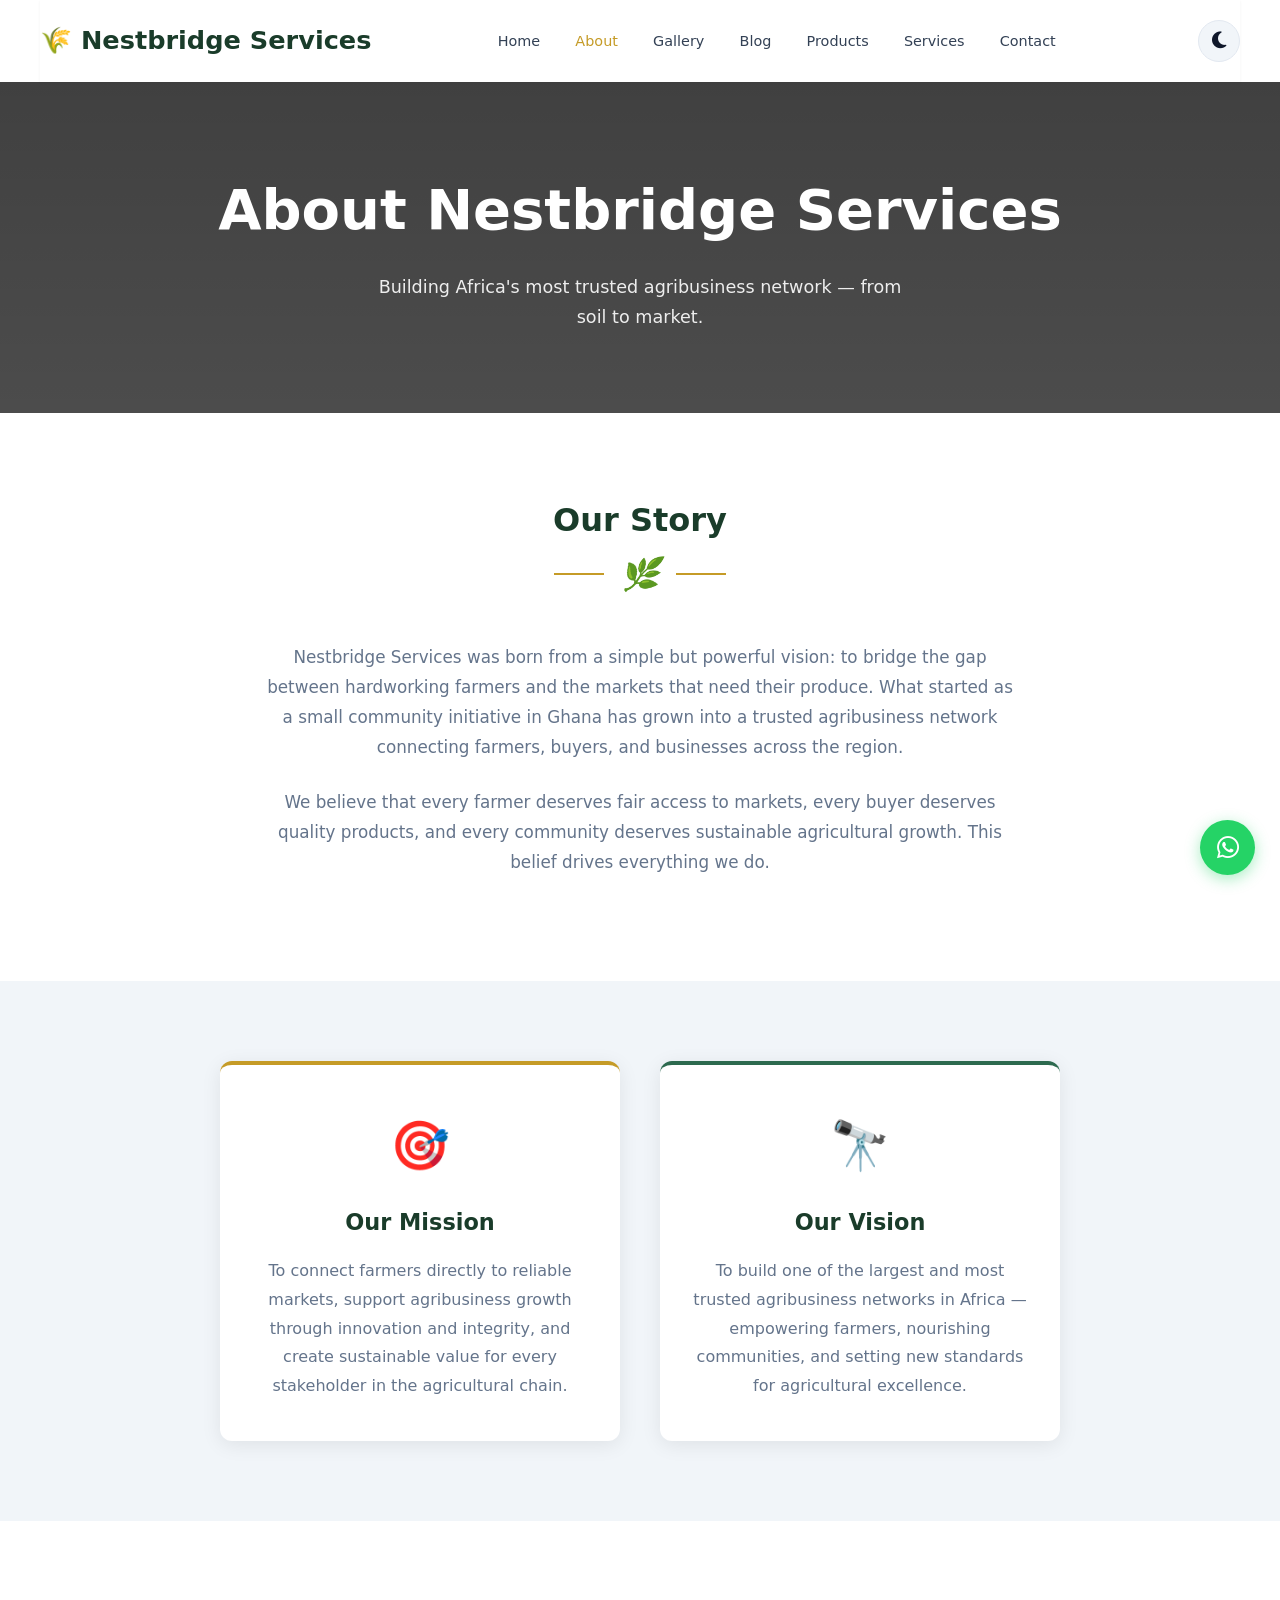
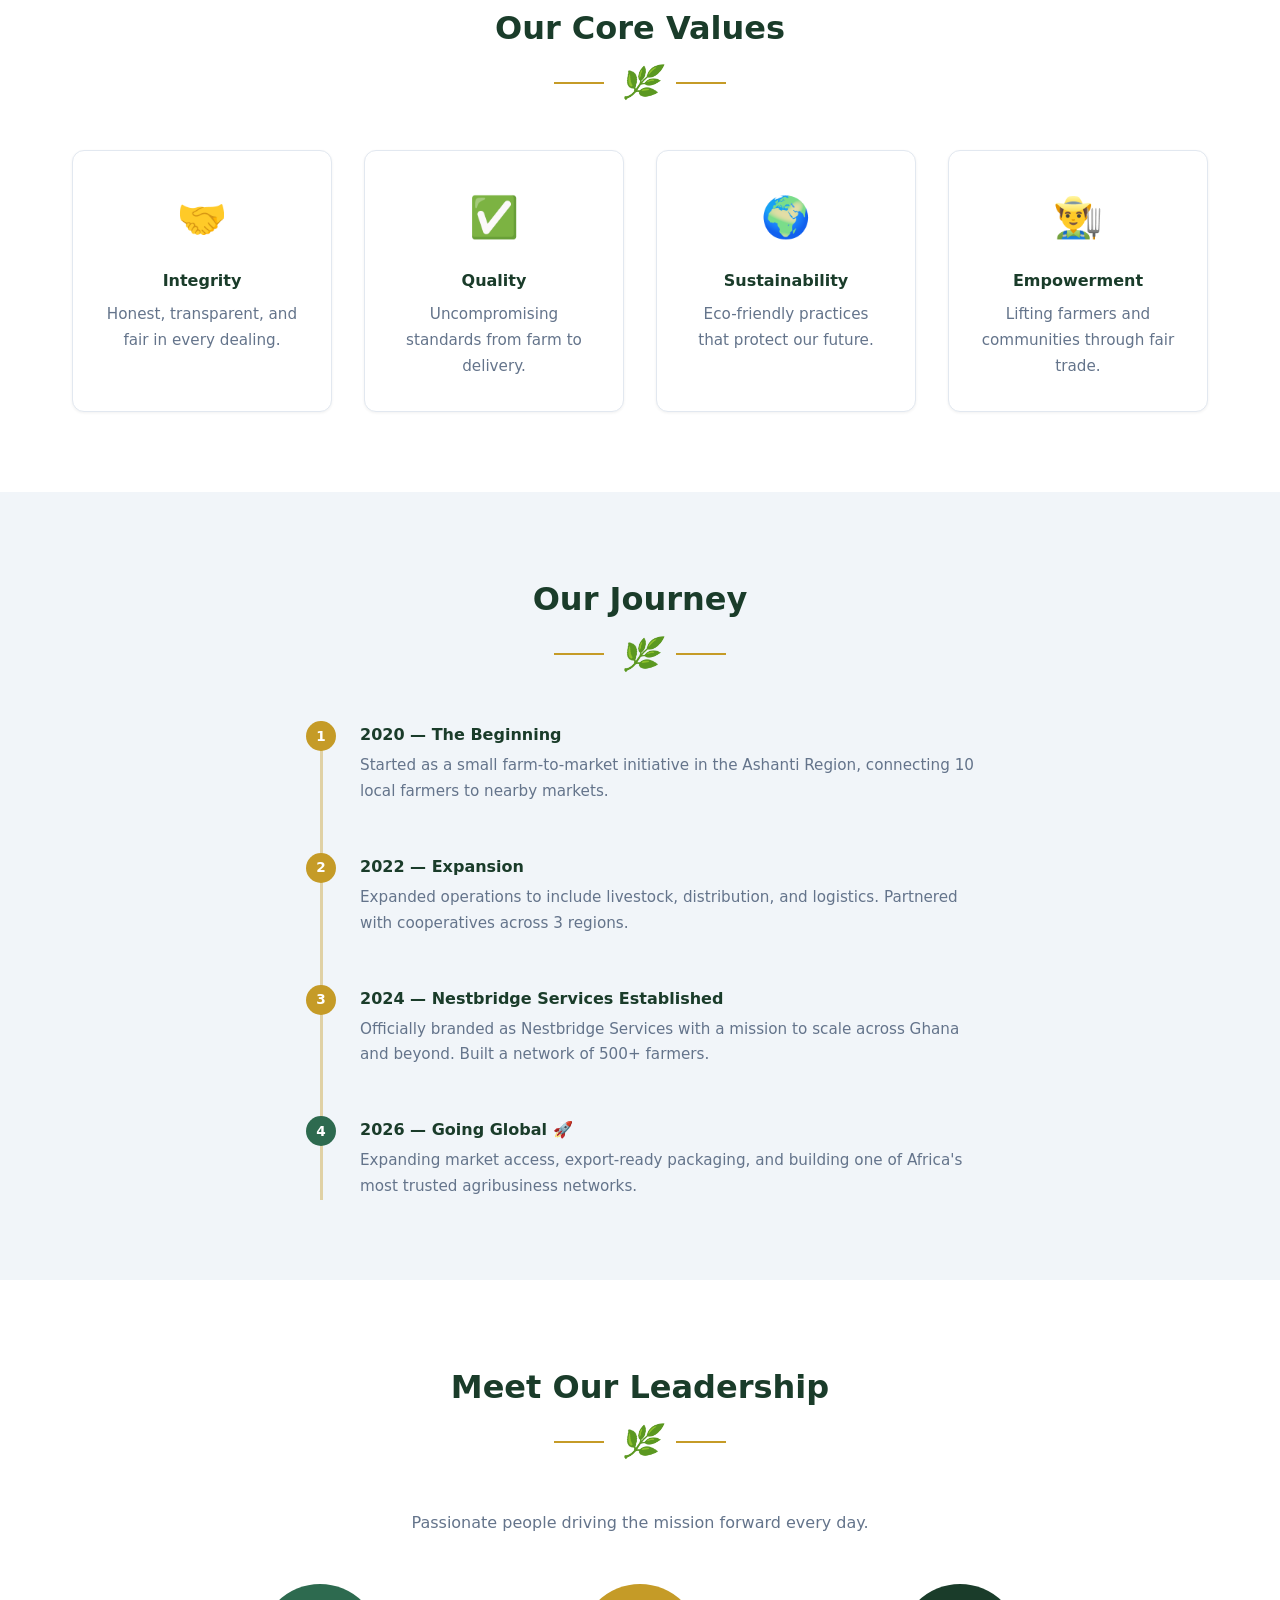
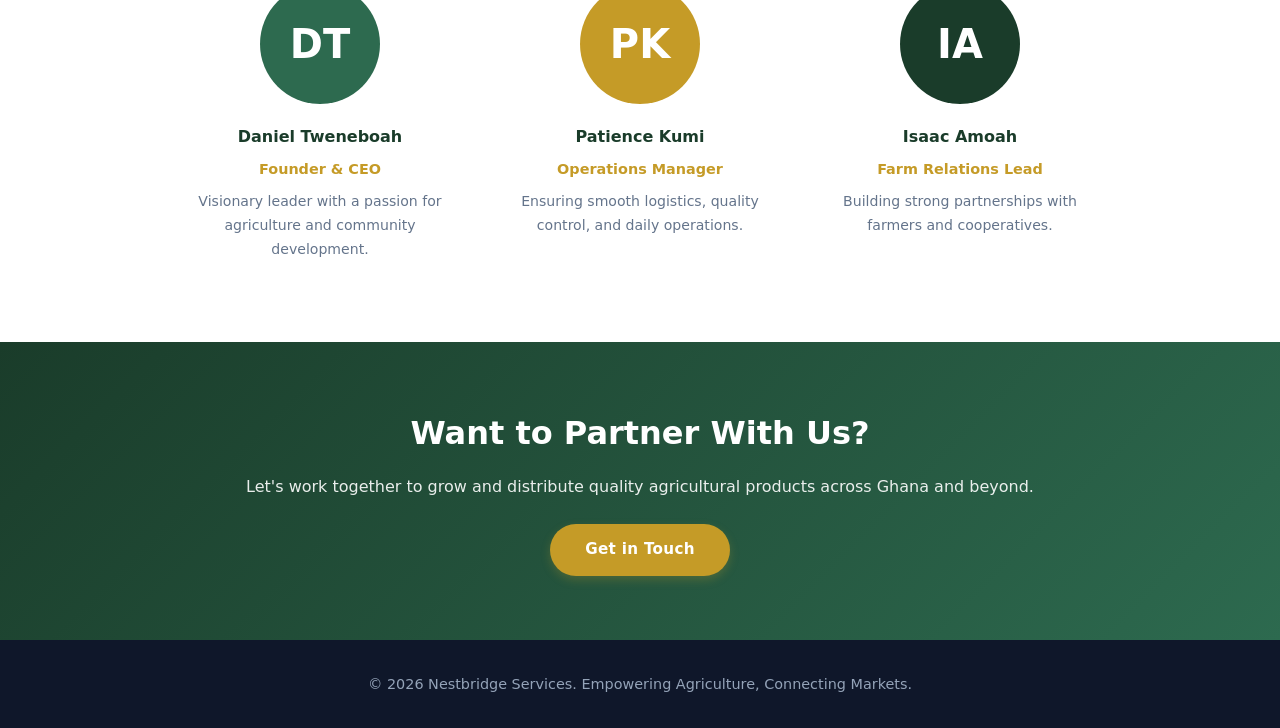
<file: about.html>
<!DOCTYPE html>
<html lang="en">
<head>
    <meta charset="UTF-8">
    <meta name="viewport" content="width=device-width, initial-scale=1.0">
    <title>About Us — Nestbridge Services</title>
    
    <!-- External CSS -->
    <link rel="stylesheet" href="style.css">
    
    <!-- Font Awesome -->
    <link rel="stylesheet" href="https://cdnjs.cloudflare.com/ajax/libs/font-awesome/6.5.1/css/all.min.css">
</head>
<body>

    <!-- Navigation -->
   <header>
    <div class="container navbar">
        <a href="index.html" class="logo">🌾 Nestbridge Services</a>
        <ul class="nav-links" id="navLinks">
            <li><a href="index.html">Home</a></li>
            <li><a href="about.html"class="active">About</a></li>
            <li><a href="gallery.html">Gallery</a></li>
            <li><a href="blog.html">Blog</a></li>
            <li><a href="products.html">Products</a></li>
           <li><a href="services.html">Services</a></li>
            <li><a href="contact.html">Contact</a></li>
        </ul>
        <button class="theme-toggle" id="themeToggle" aria-label="Toggle dark mode">
            <i class="fas fa-moon"></i>
        </button>
        <button class="hamburger" id="hamburger" aria-label="Menu">
            <span></span><span></span><span></span>
        </button>
    </div>
</header>

    <!-- Page Header -->
    <section class="page-header" style="background: linear-gradient(rgba(0,0,0,0.75), rgba(0,0,0,0.7)), url('https://images.unsplash.com/photo-1593113598332-cd4394aa5e51?w=1200') center/cover no-repeat;">
        <div class="container">
            <h1>About Nestbridge Services</h1>
            <p>Building Africa's most trusted agribusiness network — from soil to market.</p>
        </div>
    </section>

    <!-- Our Story -->
    <section style="padding: 5rem 0; text-align: center;">
        <div class="container">
            <h2 class="section-title">
                Our Story
                <div class="title-line"><span></span><i>🌿</i><span></span></div>
            </h2>
            <p style="max-width: 750px; margin: 0 auto 1.5rem; color: var(--gray); font-size: 1.05rem; line-height: 1.8;">
                Nestbridge Services was born from a simple but powerful vision: to bridge the gap between hardworking 
                farmers and the markets that need their produce. What started as a small community initiative in Ghana 
                has grown into a trusted agribusiness network connecting farmers, buyers, and businesses across the region.
            </p>
            <p style="max-width: 750px; margin: 0 auto 1.5rem; color: var(--gray); font-size: 1.05rem; line-height: 1.8;">
                We believe that every farmer deserves fair access to markets, every buyer deserves quality products, 
                and every community deserves sustainable agricultural growth. This belief drives everything we do.
            </p>
        </div>
    </section>

    <!-- Mission & Vision -->
    <section style="padding: 5rem 0; background: var(--light-gray);">
        <div class="container">
            <div style="display: flex; gap: 2.5rem; flex-wrap: wrap; justify-content: center;">
                
                <!-- Mission -->
                <div style="flex: 1; min-width: 280px; max-width: 400px; background: var(--white); padding: 2.5rem 2rem; border-radius: var(--radius); box-shadow: var(--shadow-md); text-align: center; border-top: 4px solid var(--gold);">
                    <div style="font-size: 3rem; margin-bottom: 1rem;">🎯</div>
                    <h3 style="color: var(--deep-green); margin-bottom: 1rem; font-size: 1.4rem;">Our Mission</h3>
                    <p style="color: var(--gray); line-height: 1.8;">
                        To connect farmers directly to reliable markets, support agribusiness growth through 
                        innovation and integrity, and create sustainable value for every stakeholder in the 
                        agricultural chain.
                    </p>
                </div>

                <!-- Vision -->
                <div style="flex: 1; min-width: 280px; max-width: 400px; background: var(--white); padding: 2.5rem 2rem; border-radius: var(--radius); box-shadow: var(--shadow-md); text-align: center; border-top: 4px solid var(--primary-green);">
                    <div style="font-size: 3rem; margin-bottom: 1rem;">🔭</div>
                    <h3 style="color: var(--deep-green); margin-bottom: 1rem; font-size: 1.4rem;">Our Vision</h3>
                    <p style="color: var(--gray); line-height: 1.8;">
                        To build one of the largest and most trusted agribusiness networks in Africa — 
                        empowering farmers, nourishing communities, and setting new standards for 
                        agricultural excellence.
                    </p>
                </div>

            </div>
        </div>
    </section>

    <!-- Our Values -->
    <section style="padding: 5rem 0; text-align: center;">
        <div class="container">
            <h2 class="section-title">
                Our Core Values
                <div class="title-line"><span></span><i>🌿</i><span></span></div>
            </h2>
            <div style="display: grid; grid-template-columns: repeat(auto-fit, minmax(220px, 1fr)); gap: 2rem; margin-top: 2rem;">
                
                <div style="background: var(--white); padding: 2rem; border-radius: var(--radius); box-shadow: var(--shadow-sm); border: 1px solid var(--border-light); transition: var(--transition);">
                    <div style="font-size: 2.5rem; margin-bottom: 1rem;">🤝</div>
                    <h4 style="color: var(--deep-green); margin-bottom: 0.5rem;">Integrity</h4>
                    <p style="color: var(--gray); font-size: 0.95rem;">Honest, transparent, and fair in every dealing.</p>
                </div>

                <div style="background: var(--white); padding: 2rem; border-radius: var(--radius); box-shadow: var(--shadow-sm); border: 1px solid var(--border-light); transition: var(--transition);">
                    <div style="font-size: 2.5rem; margin-bottom: 1rem;">✅</div>
                    <h4 style="color: var(--deep-green); margin-bottom: 0.5rem;">Quality</h4>
                    <p style="color: var(--gray); font-size: 0.95rem;">Uncompromising standards from farm to delivery.</p>
                </div>

                <div style="background: var(--white); padding: 2rem; border-radius: var(--radius); box-shadow: var(--shadow-sm); border: 1px solid var(--border-light); transition: var(--transition);">
                    <div style="font-size: 2.5rem; margin-bottom: 1rem;">🌍</div>
                    <h4 style="color: var(--deep-green); margin-bottom: 0.5rem;">Sustainability</h4>
                    <p style="color: var(--gray); font-size: 0.95rem;">Eco-friendly practices that protect our future.</p>
                </div>

                <div style="background: var(--white); padding: 2rem; border-radius: var(--radius); box-shadow: var(--shadow-sm); border: 1px solid var(--border-light); transition: var(--transition);">
                    <div style="font-size: 2.5rem; margin-bottom: 1rem;">👨‍🌾</div>
                    <h4 style="color: var(--deep-green); margin-bottom: 0.5rem;">Empowerment</h4>
                    <p style="color: var(--gray); font-size: 0.95rem;">Lifting farmers and communities through fair trade.</p>
                </div>

            </div>
        </div>
    </section>

    <!-- Timeline / How We Started -->
    <section style="padding: 5rem 0; background: var(--light-gray);">
        <div class="container">
            <h2 class="section-title">
                Our Journey
                <div class="title-line"><span></span><i>🌿</i><span></span></div>
            </h2>
            
            <div style="max-width: 700px; margin: 0 auto; position: relative;">
                <!-- Timeline line -->
                <div style="position: absolute; left: 30px; top: 0; bottom: 0; width: 3px; background: var(--gold); opacity: 0.4;"></div>

                <!-- Timeline items -->
                <div style="position: relative; padding-left: 70px; margin-bottom: 3rem;">
                    <div style="position: absolute; left: 16px; top: 0; width: 30px; height: 30px; background: var(--gold); border-radius: 50%; display: flex; align-items: center; justify-content: center; color: #fff; font-weight: 700; font-size: 0.85rem;">1</div>
                    <h4 style="color: var(--deep-green); margin-bottom: 0.3rem;">2020 — The Beginning</h4>
                    <p style="color: var(--gray); font-size: 0.95rem;">Started as a small farm-to-market initiative in the Ashanti Region, connecting 10 local farmers to nearby markets.</p>
                </div>

                <div style="position: relative; padding-left: 70px; margin-bottom: 3rem;">
                    <div style="position: absolute; left: 16px; top: 0; width: 30px; height: 30px; background: var(--gold); border-radius: 50%; display: flex; align-items: center; justify-content: center; color: #fff; font-weight: 700; font-size: 0.85rem;">2</div>
                    <h4 style="color: var(--deep-green); margin-bottom: 0.3rem;">2022 — Expansion</h4>
                    <p style="color: var(--gray); font-size: 0.95rem;">Expanded operations to include livestock, distribution, and logistics. Partnered with cooperatives across 3 regions.</p>
                </div>

                <div style="position: relative; padding-left: 70px; margin-bottom: 3rem;">
                    <div style="position: absolute; left: 16px; top: 0; width: 30px; height: 30px; background: var(--gold); border-radius: 50%; display: flex; align-items: center; justify-content: center; color: #fff; font-weight: 700; font-size: 0.85rem;">3</div>
                    <h4 style="color: var(--deep-green); margin-bottom: 0.3rem;">2024 — Nestbridge Services Established</h4>
                    <p style="color: var(--gray); font-size: 0.95rem;">Officially branded as Nestbridge Services with a mission to scale across Ghana and beyond. Built a network of 500+ farmers.</p>
                </div>

                <div style="position: relative; padding-left: 70px;">
                    <div style="position: absolute; left: 16px; top: 0; width: 30px; height: 30px; background: var(--primary-green); border-radius: 50%; display: flex; align-items: center; justify-content: center; color: #fff; font-weight: 700; font-size: 0.85rem;">4</div>
                    <h4 style="color: var(--deep-green); margin-bottom: 0.3rem;">2026 — Going Global 🚀</h4>
                    <p style="color: var(--gray); font-size: 0.95rem;">Expanding market access, export-ready packaging, and building one of Africa's most trusted agribusiness networks.</p>
                </div>
            </div>
        </div>
    </section>

    <!-- Team Section -->
    <section style="padding: 5rem 0; text-align: center;">
        <div class="container">
            <h2 class="section-title">
                Meet Our Leadership
                <div class="title-line"><span></span><i>🌿</i><span></span></div>
            </h2>
            <p style="color: var(--gray); max-width: 550px; margin: 0 auto 3rem;">Passionate people driving the mission forward every day.</p>

            <div style="display: flex; gap: 2.5rem; flex-wrap: wrap; justify-content: center;">
                
                <!-- Team Member 1 -->
                <div style="flex: 1; min-width: 220px; max-width: 280px; text-align: center;">
                    <div style="width: 120px; height: 120px; border-radius: 50%; background: var(--primary-green); margin: 0 auto 1.2rem; display: flex; align-items: center; justify-content: center; font-size: 2.5rem; color: #fff; font-weight: 700;">DT</div>
                    <h4 style="color: var(--deep-green); margin-bottom: 0.3rem;">Daniel Tweneboah</h4>
                    <span style="color: var(--gold); font-weight: 600; font-size: 0.9rem;">Founder & CEO</span>
                    <p style="color: var(--gray); font-size: 0.88rem; margin-top: 0.5rem;">Visionary leader with a passion for agriculture and community development.</p>
                </div>

                <!-- Team Member 2 -->
                <div style="flex: 1; min-width: 220px; max-width: 280px; text-align: center;">
                    <div style="width: 120px; height: 120px; border-radius: 50%; background: var(--gold); margin: 0 auto 1.2rem; display: flex; align-items: center; justify-content: center; font-size: 2.5rem; color: #fff; font-weight: 700;">PK</div>
                    <h4 style="color: var(--deep-green); margin-bottom: 0.3rem;">Patience Kumi</h4>
                    <span style="color: var(--gold); font-weight: 600; font-size: 0.9rem;">Operations Manager</span>
                    <p style="color: var(--gray); font-size: 0.88rem; margin-top: 0.5rem;">Ensuring smooth logistics, quality control, and daily operations.</p>
                </div>

                <!-- Team Member 3 -->
                <div style="flex: 1; min-width: 220px; max-width: 280px; text-align: center;">
                    <div style="width: 120px; height: 120px; border-radius: 50%; background: var(--deep-green); margin: 0 auto 1.2rem; display: flex; align-items: center; justify-content: center; font-size: 2.5rem; color: #fff; font-weight: 700;">IA</div>
                    <h4 style="color: var(--deep-green); margin-bottom: 0.3rem;">Isaac Amoah</h4>
                    <span style="color: var(--gold); font-weight: 600; font-size: 0.9rem;">Farm Relations Lead</span>
                    <p style="color: var(--gray); font-size: 0.88rem; margin-top: 0.5rem;">Building strong partnerships with farmers and cooperatives.</p>
                </div>

            </div>
        </div>
    </section>

    <!-- Call to Action -->
    <section class="cta">
        <div class="container">
            <h2>Want to Partner With Us?</h2>
            <p>Let's work together to grow and distribute quality agricultural products across Ghana and beyond.</p>
            <a href="index.html#contact" class="btn">Get in Touch</a>
        </div>
    </section>

    <!-- Footer -->
    <footer>
        <div class="container">
            <p>© 2026 Nestbridge Services. Empowering Agriculture, Connecting Markets.</p>
        </div>
    </footer>

    <!-- WhatsApp Float -->
    <a href="https://wa.me/233535097150" class="whatsapp-float" target="_blank" aria-label="Chat on WhatsApp">
        <i class="fab fa-whatsapp"></i>
    </a>

    <!-- External JavaScript -->
    <script src="script.js"></script>

</body>
</html>
</file>
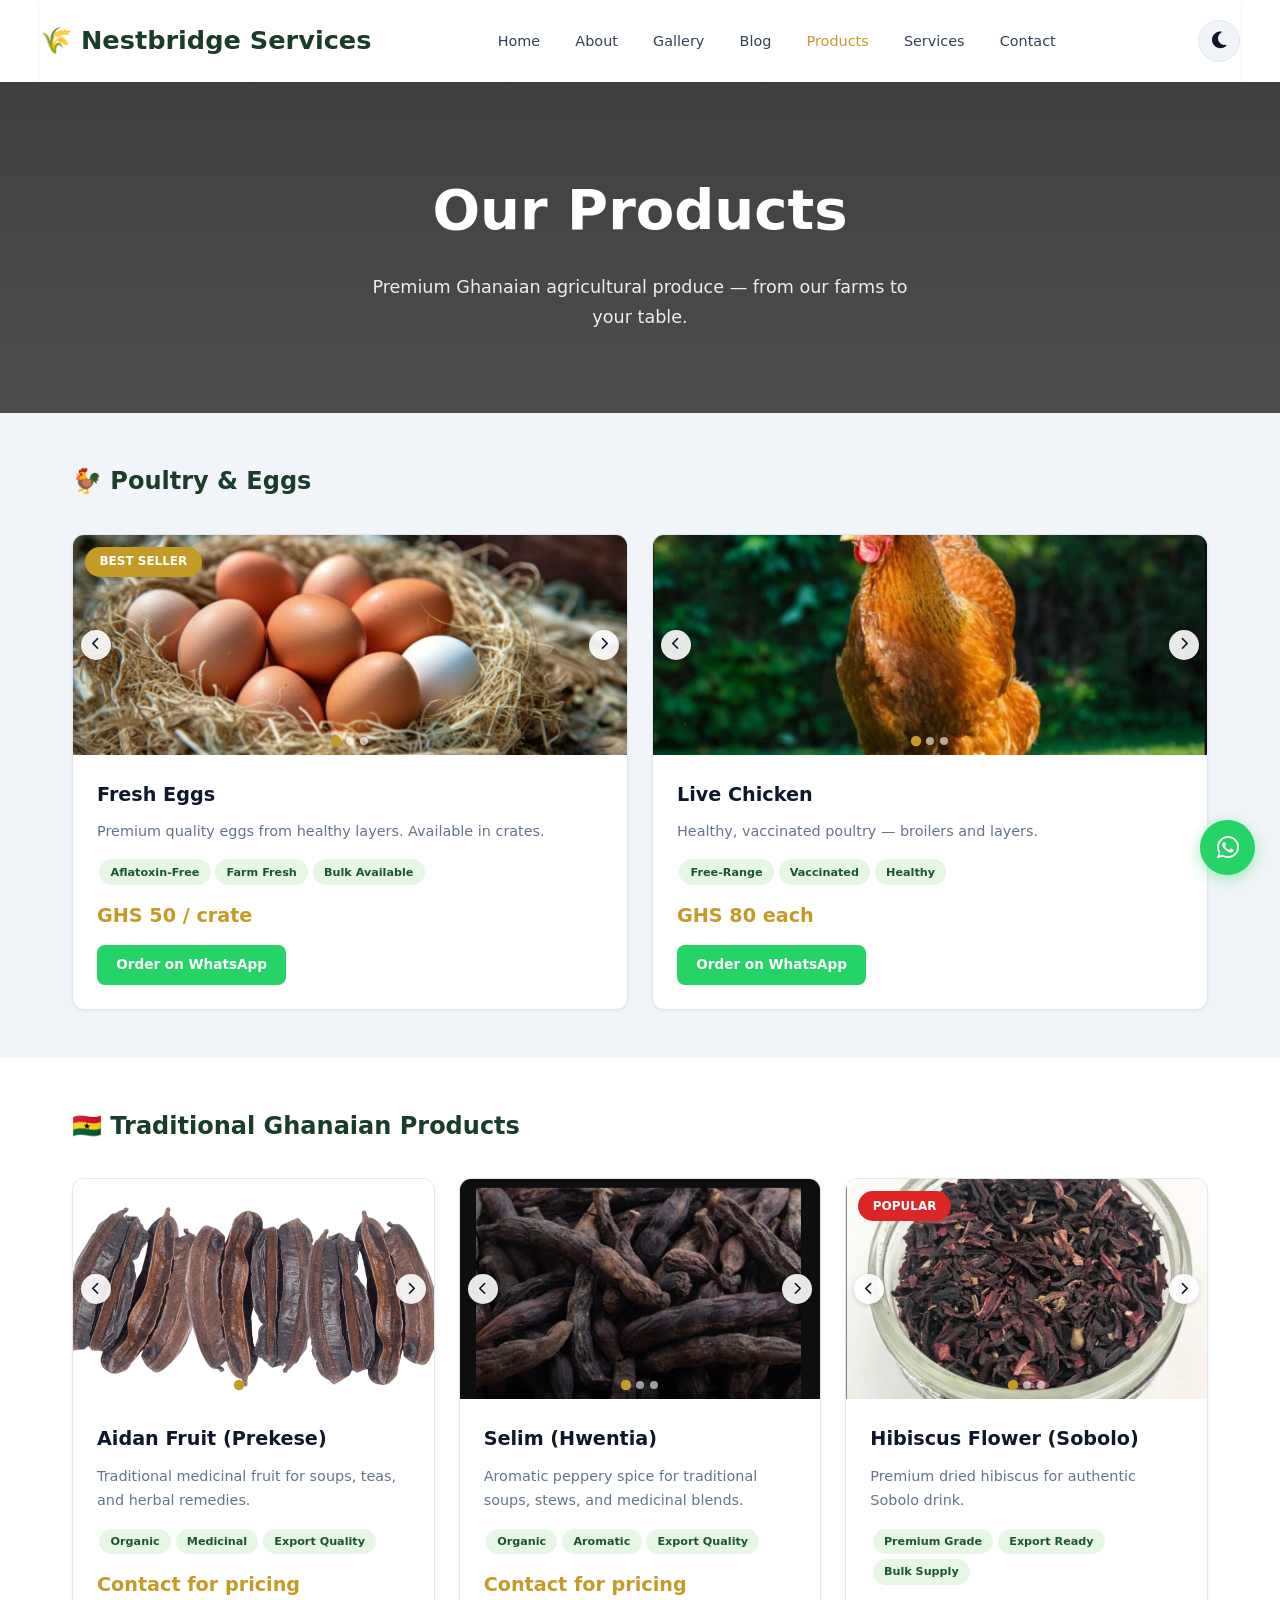
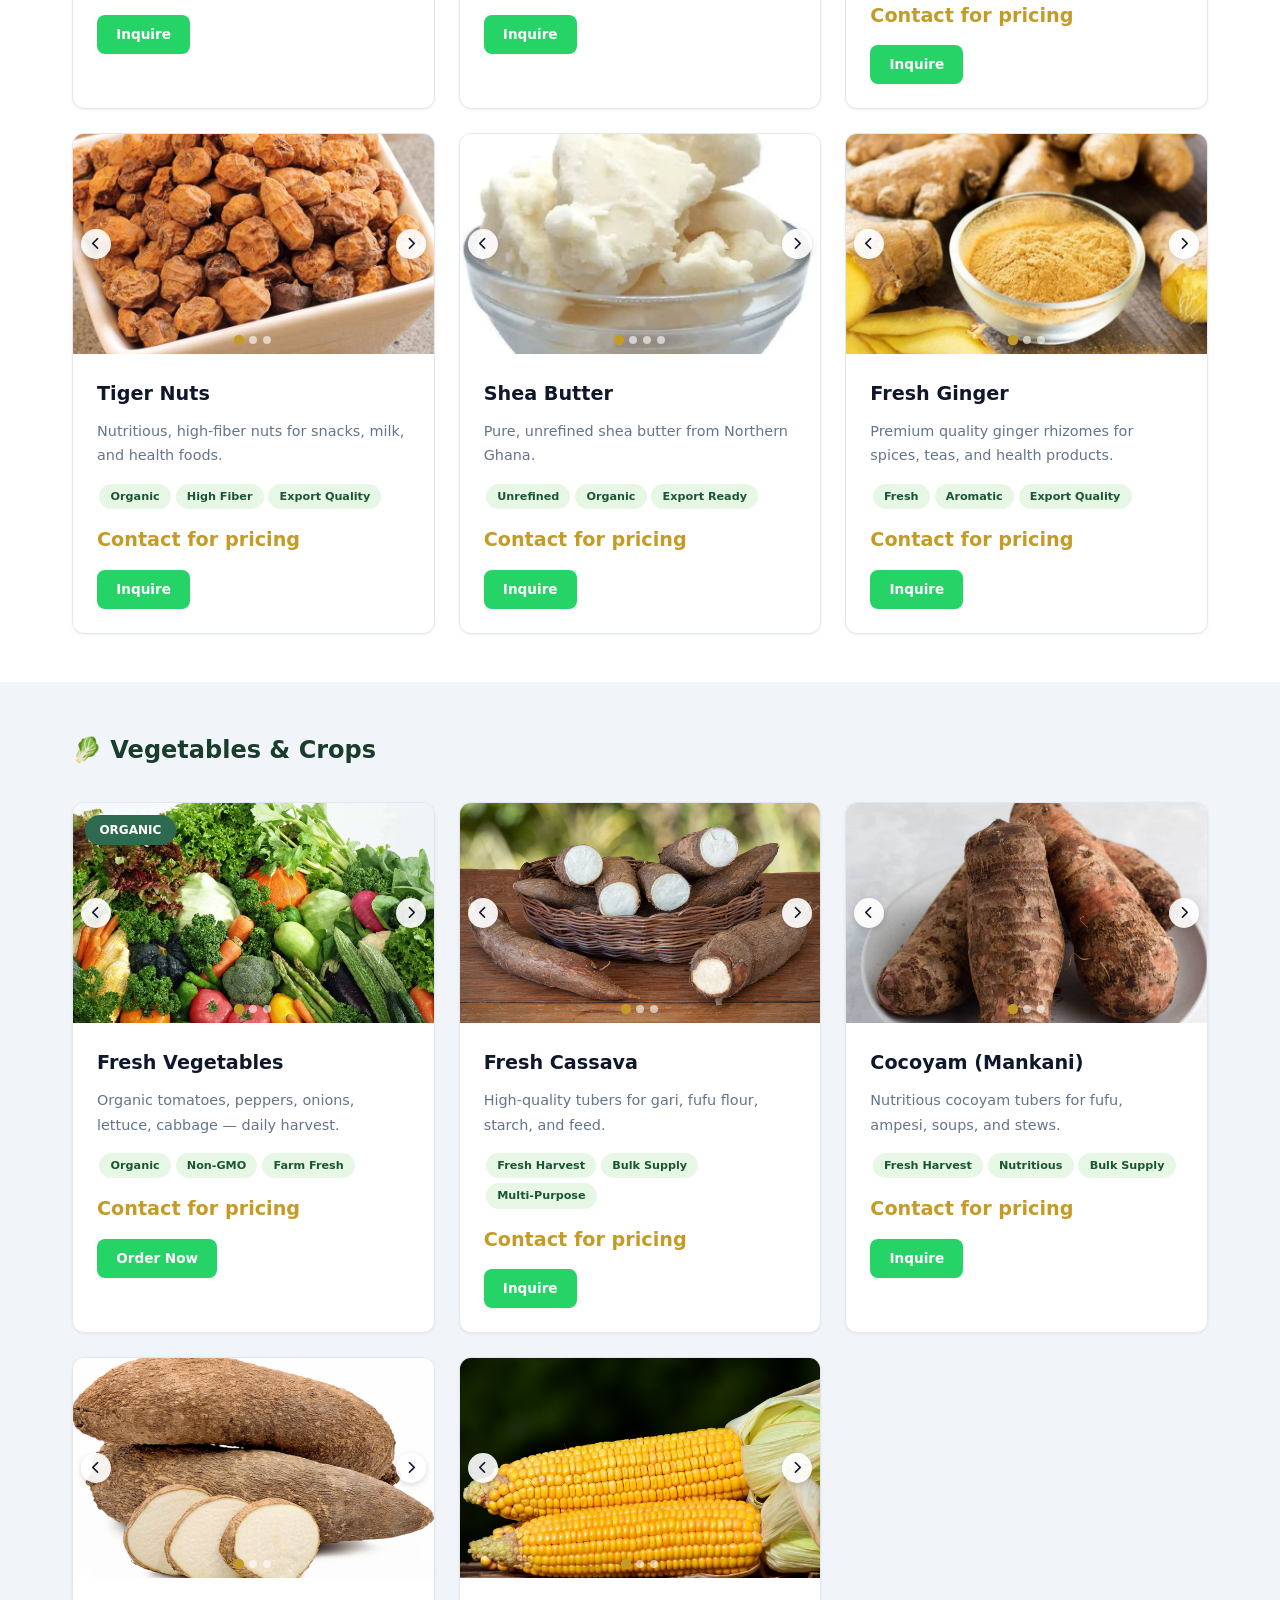
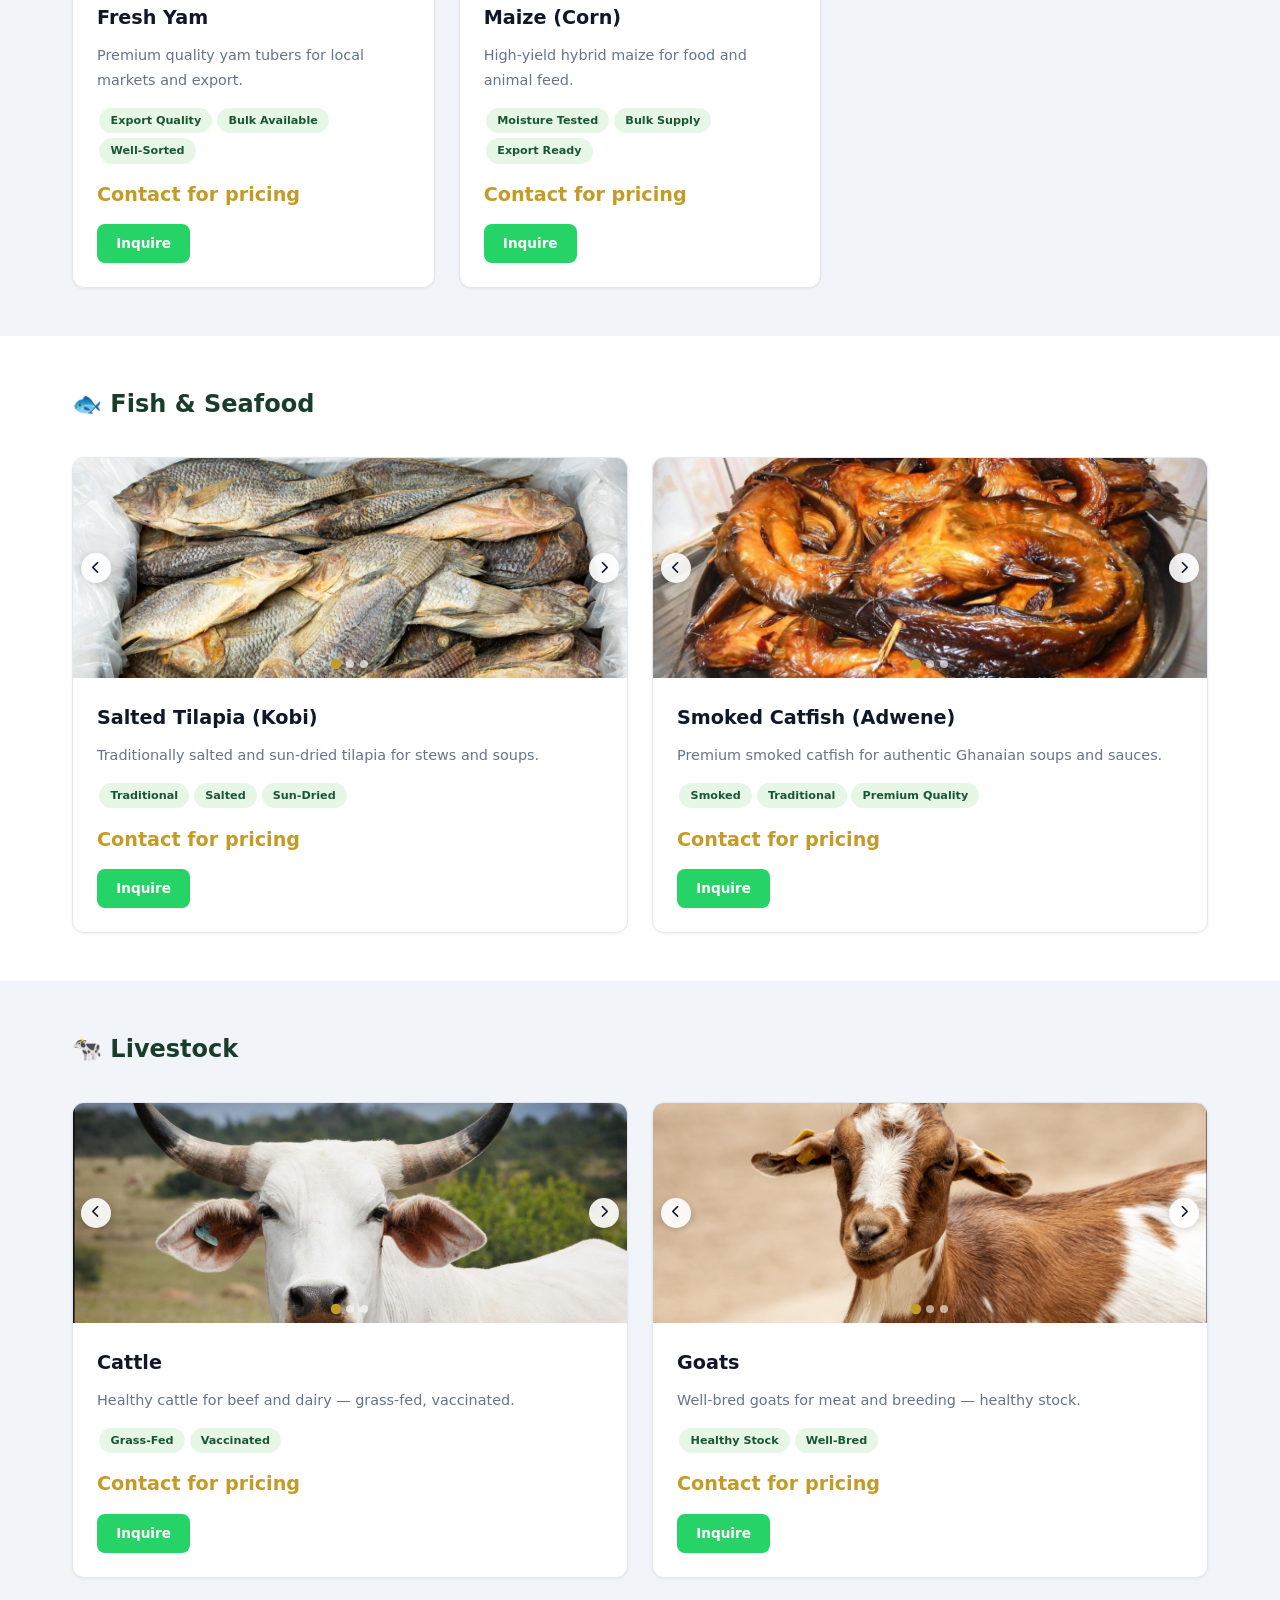
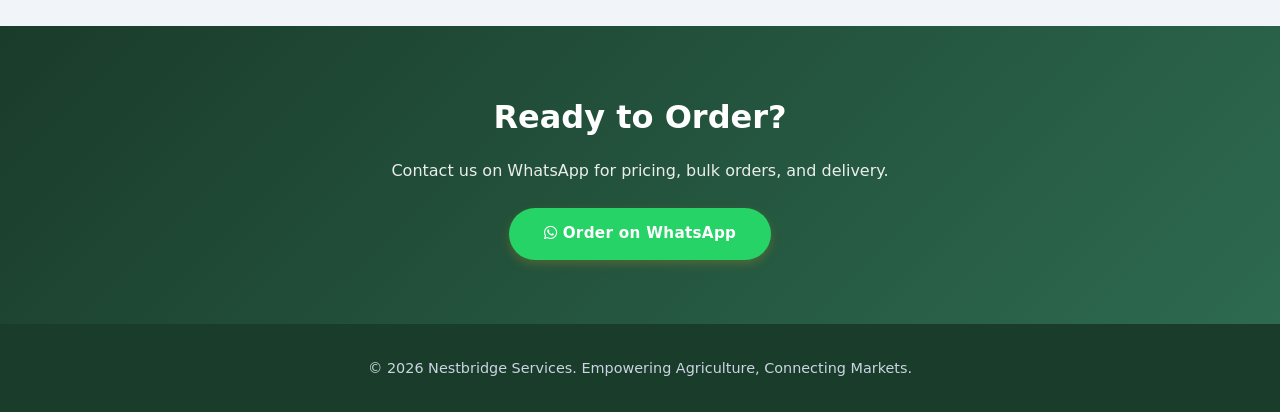
<file: products.html>
<!DOCTYPE html>
<html lang="en">
<head>
    <meta charset="UTF-8">
    <meta name="viewport" content="width=device-width, initial-scale=1.0">
    <title>Our Products — Nestbridge Services</title>
    <link rel="stylesheet" href="style.css">
    <link rel="stylesheet" href="https://cdnjs.cloudflare.com/ajax/libs/font-awesome/6.5.1/css/all.min.css">
    <style>
        .product-card {
            background: #fff;
            border-radius: 12px;
            overflow: hidden;
            box-shadow: 0 1px 3px rgba(0,0,0,0.06);
            border: 1px solid #e2e8f0;
        }
        .product-slider {
            position: relative;
            width: 100%;
            height: 220px;
            overflow: hidden;
        }
        .product-slider .slide {
            position: absolute;
            top: 0;
            left: 0;
            width: 100%;
            height: 100%;
            object-fit: cover;
            opacity: 0;
            transition: opacity 0.4s ease;
        }
        .product-slider .slide.active { opacity: 1; }
        .slider-arrow {
            position: absolute;
            top: 50%;
            transform: translateY(-50%);
            background: rgba(255,255,255,0.9);
            border: none;
            width: 30px;
            height: 30px;
            border-radius: 50%;
            cursor: pointer;
            z-index: 5;
            font-size: 0.8rem;
            color: #0f172a;
            display: flex;
            align-items: center;
            justify-content: center;
            box-shadow: 0 2px 6px rgba(0,0,0,0.15);
        }
        .slider-arrow:hover { background: #c59b27; color: #fff; }
        .slider-prev { left: 8px; }
        .slider-next { right: 8px; }
        .slider-dots {
            position: absolute;
            bottom: 10px;
            left: 50%;
            transform: translateX(-50%);
            display: flex;
            gap: 6px;
            z-index: 5;
        }
        .slider-dot {
            width: 8px;
            height: 8px;
            border-radius: 50%;
            background: rgba(255,255,255,0.6);
            cursor: pointer;
            border: none;
        }
        .slider-dot.active { background: #c59b27; transform: scale(1.3); }
        .product-info { padding: 1.5rem; }
        .product-info h4 { font-size: 1.2rem; color: #0f172a; margin-bottom: 0.5rem; }
        .product-info p { color: #64748b; font-size: 0.9rem; margin-bottom: 0.8rem; }
        .tag {
            background: #e6f7e6; color: #1a5632; padding: 0.2rem 0.7rem;
            border-radius: 50px; font-size: 0.7rem; font-weight: 600;
            display: inline-block; margin: 0.15rem;
        }
        .price { font-weight: 700; color: #c59b27; font-size: 1.2rem; display: inline-block; margin: 0.8rem 0; }
        .order-btn {
            background: #25D366; color: #fff; padding: 0.5rem 1.2rem;
            border-radius: 8px; text-decoration: none; font-weight: 600;
            font-size: 0.85rem; display: inline-block;
        }
        .order-btn:hover { background: #1da851; }
        .badge {
            position: absolute; top: 12px; left: 12px; padding: 0.3rem 0.9rem;
            border-radius: 50px; font-size: 0.75rem; font-weight: 600;
            z-index: 5; color: #fff;
        }
        .img-wrapper { position: relative; }
    </style>
</head>
<body>

    <header>
        <div class="container navbar">
            <a href="index.html" class="logo">🌾 Nestbridge Services</a>
            <ul class="nav-links" id="navLinks">
                <li><a href="index.html">Home</a></li>
                <li><a href="about.html">About</a></li>
                <li><a href="gallery.html">Gallery</a></li>
                <li><a href="blog.html">Blog</a></li>
                <li><a href="products.html" class="active">Products</a></li>
                <li><a href="services.html">Services</a></li>
                <li><a href="contact.html">Contact</a></li>
            </ul>
            <button class="theme-toggle" id="themeToggle"><i class="fas fa-moon"></i></button>
            <button class="hamburger" id="hamburger"><span></span><span></span><span></span></button>
        </div>
    </header>

    <section class="page-header" style="background: linear-gradient(rgba(0,0,0,0.75),rgba(0,0,0,0.7)),url('https://images.unsplash.com/photo-1566385101042-1a0aa0c1268c?w=1200') center/cover no-repeat;">
        <div class="container"><h1>Our Products</h1><p>Premium Ghanaian agricultural produce — from our farms to your table.</p></div>
    </section>

    <!-- POULTRY & EGGS -->
    <section style="padding:3rem 0;background:#f1f5f9;"><div class="container">
        <h3 style="font-size:1.5rem;color:#1a3c2a;margin-bottom:2rem;">🐓 Poultry & Eggs</h3>
        <div style="display:grid;grid-template-columns:repeat(auto-fit,minmax(280px,1fr));gap:1.5rem;">
            
            <!-- Fresh Eggs (3 photos) -->
            <div class="product-card"><div class="img-wrapper"><div class="product-slider">
                <img src="images/products/eggs_1. jpg.png" class="slide active" alt="Eggs 1"><img src="images/products/eggs_2. jpg.png" class="slide" alt="Eggs 2"><img src="images/products/eggs_3. jpg.png" class="slide" alt="Eggs 3">
                <button class="slider-arrow slider-prev" onclick="prevSlide(this)"><i class="fas fa-chevron-left"></i></button><button class="slider-arrow slider-next" onclick="nextSlide(this)"><i class="fas fa-chevron-right"></i></button>
                <div class="slider-dots"><button class="slider-dot active"></button><button class="slider-dot"></button><button class="slider-dot"></button></div>
            </div><span class="badge" style="background:#c59b27;">BEST SELLER</span></div>
            <div class="product-info"><h4>Fresh Eggs</h4><p>Premium quality eggs from healthy layers. Available in crates.</p>
                <span class="tag">Aflatoxin-Free</span><span class="tag">Farm Fresh</span><span class="tag">Bulk Available</span><br><span class="price">GHS 50 / crate</span><br>
                <a href="https://wa.me/233535097150" target="_blank" class="order-btn">Order on WhatsApp</a></div></div>

            <!-- Live Chicken (3 photos) -->
            <div class="product-card"><div class="img-wrapper"><div class="product-slider">
                <img src="images/products/chicken_1. jpg.png" class="slide active" alt="Chicken 1"><img src="images/products/chicken_2. jpg.png" class="slide" alt="Chicken 2"><img src="images/products/chicken_3. jpg.png" class="slide" alt="Chicken 3">
                <button class="slider-arrow slider-prev" onclick="prevSlide(this)"><i class="fas fa-chevron-left"></i></button><button class="slider-arrow slider-next" onclick="nextSlide(this)"><i class="fas fa-chevron-right"></i></button>
                <div class="slider-dots"><button class="slider-dot active"></button><button class="slider-dot"></button><button class="slider-dot"></button></div>
            </div></div>
            <div class="product-info"><h4>Live Chicken</h4><p>Healthy, vaccinated poultry — broilers and layers.</p>
                <span class="tag">Free-Range</span><span class="tag">Vaccinated</span><span class="tag">Healthy</span><br><span class="price">GHS 80 each</span><br>
                <a href="https://wa.me/233535097150" target="_blank" class="order-btn">Order on WhatsApp</a></div></div>
        </div>
    </div></section>

    <!-- TRADITIONAL GHANAIAN PRODUCTS -->
    <section style="padding:3rem 0;"><div class="container">
        <h3 style="font-size:1.5rem;color:#1a3c2a;margin-bottom:2rem;">🇬🇭 Traditional Ghanaian Products</h3>
        <div style="display:grid;grid-template-columns:repeat(auto-fit,minmax(280px,1fr));gap:1.5rem;">
            
            <!-- Prekese (3 photos) -->
            <div class="product-card"><div class="img-wrapper"><div class="product-slider">
                <img src="images/products/Aidan fruit-1. jpg.png" class="slide active" alt="Prekese 1"><img src="images/products/Aidan fruit -2. jpg.png" class="slide" alt="Prekese 2"><img src="images/products/Aidan fruit-3. jpg.png" class="slide" alt="Prekese 3">
                <button class="slider-arrow slider-prev" onclick="prevSlide(this)"><i class="fas fa-chevron-left"></i></button><button class="slider-arrow slider-next" onclick="nextSlide(this)"><i class="fas fa-chevron-right"></i></button>
                <div class="slider-dots"><button class="slider-dot active"></button><button class="slider-dot"></button><button class="slider-dot"></button></div>
            </div></div><div class="product-info"><h4>Aidan Fruit (Prekese)</h4><p>Traditional medicinal fruit for soups, teas, and herbal remedies.</p>
                <span class="tag">Organic</span><span class="tag">Medicinal</span><span class="tag">Export Quality</span><br><span class="price">Contact for pricing</span><br>
                <a href="https://wa.me/233535097150" target="_blank" class="order-btn">Inquire</a></div></div>
            
            <!-- Hwentia (3 photos) -->
            <div class="product-card"><div class="img-wrapper"><div class="product-slider">
                <img src="images/products/Selim(Hwentia) 1. jpg.png" class="slide active" alt="Hwentia 1"><img src="images/products/Selim(Hwentia) 2. jpg.png" class="slide" alt="Hwentia 2"><img src="images/products/Selim(Hwentia) 3. jpg.png" class="slide" alt="Hwentia 3">
                <button class="slider-arrow slider-prev" onclick="prevSlide(this)"><i class="fas fa-chevron-left"></i></button><button class="slider-arrow slider-next" onclick="nextSlide(this)"><i class="fas fa-chevron-right"></i></button>
                <div class="slider-dots"><button class="slider-dot active"></button><button class="slider-dot"></button><button class="slider-dot"></button></div>
            </div></div><div class="product-info"><h4>Selim (Hwentia)</h4><p>Aromatic peppery spice for traditional soups, stews, and medicinal blends.</p>
                <span class="tag">Organic</span><span class="tag">Aromatic</span><span class="tag">Export Quality</span><br><span class="price">Contact for pricing</span><br>
                <a href="https://wa.me/233535097150" target="_blank" class="order-btn">Inquire</a></div></div>
            
            <!-- Sobolo (3 photos) -->
            <div class="product-card"><div class="img-wrapper"><div class="product-slider">
                <img src="images/products/Hibiscus_1.jpg.png" class="slide active" alt="Sobolo 1"><img src="images/products/Hibiscus_2.jpg.png" class="slide" alt="Sobolo 2"><img src="images/products/Hibiscus_3.jpg.png" class="slide" alt="Sobolo 3">
                <button class="slider-arrow slider-prev" onclick="prevSlide(this)"><i class="fas fa-chevron-left"></i></button><button class="slider-arrow slider-next" onclick="nextSlide(this)"><i class="fas fa-chevron-right"></i></button>
                <div class="slider-dots"><button class="slider-dot active"></button><button class="slider-dot"></button><button class="slider-dot"></button></div>
            </div><span class="badge" style="background:#dc2626;">POPULAR</span></div><div class="product-info"><h4>Hibiscus Flower (Sobolo)</h4><p>Premium dried hibiscus for authentic Sobolo drink.</p>
                <span class="tag">Premium Grade</span><span class="tag">Export Ready</span><span class="tag">Bulk Supply</span><br><span class="price">Contact for pricing</span><br>
                <a href="https://wa.me/233535097150" target="_blank" class="order-btn">Inquire</a></div></div>
            
            <!-- Tiger Nuts (3 photos) -->
            <div class="product-card"><div class="img-wrapper"><div class="product-slider">
                <img src="images/products/Tiger nuts-1. jpg.png" class="slide active" alt="Tiger Nuts 1"><img src="images/products/Tiger nuts-2. jpg.png" class="slide" alt="Tiger Nuts 2"><img src="images/products/Tiger nuts-3. jpg.png" class="slide" alt="Tiger Nuts 3">
                <button class="slider-arrow slider-prev" onclick="prevSlide(this)"><i class="fas fa-chevron-left"></i></button><button class="slider-arrow slider-next" onclick="nextSlide(this)"><i class="fas fa-chevron-right"></i></button>
                <div class="slider-dots"><button class="slider-dot active"></button><button class="slider-dot"></button><button class="slider-dot"></button></div>
            </div></div><div class="product-info"><h4>Tiger Nuts</h4><p>Nutritious, high-fiber nuts for snacks, milk, and health foods.</p>
                <span class="tag">Organic</span><span class="tag">High Fiber</span><span class="tag">Export Quality</span><br><span class="price">Contact for pricing</span><br>
                <a href="https://wa.me/233535097150" target="_blank" class="order-btn">Inquire</a></div></div>
            
            <!-- Shea Butter (4 PHOTOS) -->
            <div class="product-card"><div class="img-wrapper"><div class="product-slider">
                <img src="images/products/Shea Butter-1. jpg.png" class="slide active" alt="Shea 1"><img src="images/products/Shea Butter-2. jpg.png" class="slide" alt="Shea 2"><img src="images/products/Shea Butter-3. jpg.png" class="slide" alt="Shea 3"><img src="images/products/Shea Butter-4. jpg.png" class="slide" alt="Shea 4">
                <button class="slider-arrow slider-prev" onclick="prevSlide(this)"><i class="fas fa-chevron-left"></i></button><button class="slider-arrow slider-next" onclick="nextSlide(this)"><i class="fas fa-chevron-right"></i></button>
                <div class="slider-dots"><button class="slider-dot active"></button><button class="slider-dot"></button><button class="slider-dot"></button><button class="slider-dot"></button></div>
            </div></div><div class="product-info"><h4>Shea Butter</h4><p>Pure, unrefined shea butter from Northern Ghana.</p>
                <span class="tag">Unrefined</span><span class="tag">Organic</span><span class="tag">Export Ready</span><br><span class="price">Contact for pricing</span><br>
                <a href="https://wa.me/233535097150" target="_blank" class="order-btn">Inquire</a></div></div>
            
            <!-- Ginger (3 photos) -->
            <div class="product-card"><div class="img-wrapper"><div class="product-slider">
                <img src="images/products/Ginger-1. jpg.png" class="slide active" alt="Ginger 1"><img src="images/products/Ginger-2. jpg.png" class="slide" alt="Ginger 2"><img src="images/products/Ginger-3. jpg.png" class="slide" alt="Ginger 3">
                <button class="slider-arrow slider-prev" onclick="prevSlide(this)"><i class="fas fa-chevron-left"></i></button><button class="slider-arrow slider-next" onclick="nextSlide(this)"><i class="fas fa-chevron-right"></i></button>
                <div class="slider-dots"><button class="slider-dot active"></button><button class="slider-dot"></button><button class="slider-dot"></button></div>
            </div></div><div class="product-info"><h4>Fresh Ginger</h4><p>Premium quality ginger rhizomes for spices, teas, and health products.</p>
                <span class="tag">Fresh</span><span class="tag">Aromatic</span><span class="tag">Export Quality</span><br><span class="price">Contact for pricing</span><br>
                <a href="https://wa.me/233535097150" target="_blank" class="order-btn">Inquire</a></div></div>
        </div>
    </div></section>

    <!-- VEGETABLES & CROPS -->
    <section style="padding:3rem 0;background:#f1f5f9;"><div class="container">
        <h3 style="font-size:1.5rem;color:#1a3c2a;margin-bottom:2rem;">🥬 Vegetables & Crops</h3>
        <div style="display:grid;grid-template-columns:repeat(auto-fit,minmax(280px,1fr));gap:1.5rem;">
            
            <!-- Vegetables (3 photos) -->
            <div class="product-card"><div class="img-wrapper"><div class="product-slider">
                <img src="images/products/vegetables. jpg.png" class="slide active" alt="Veg 1"><img src="images/products/Vegetables_2. jpg.png" class="slide" alt="Veg 2"><img src="images/products/Vegetables_3. jpg.png" class="slide" alt="Veg 3">
                <button class="slider-arrow slider-prev" onclick="prevSlide(this)"><i class="fas fa-chevron-left"></i></button><button class="slider-arrow slider-next" onclick="nextSlide(this)"><i class="fas fa-chevron-right"></i></button>
                <div class="slider-dots"><button class="slider-dot active"></button><button class="slider-dot"></button><button class="slider-dot"></button></div>
            </div><span class="badge" style="background:#2d6a4f;">ORGANIC</span></div><div class="product-info"><h4>Fresh Vegetables</h4><p>Organic tomatoes, peppers, onions, lettuce, cabbage — daily harvest.</p>
                <span class="tag">Organic</span><span class="tag">Non-GMO</span><span class="tag">Farm Fresh</span><br><span class="price">Contact for pricing</span><br>
                <a href="https://wa.me/233535097150" target="_blank" class="order-btn">Order Now</a></div></div>
            
            <!-- Cassava (3 photos) -->
            <div class="product-card"><div class="img-wrapper"><div class="product-slider">
                <img src="images/products/cassava-1. jpg.png" class="slide active" alt="Cassava 1"><img src="images/products/cassava-2. jpg.png" class="slide" alt="Cassava 2"><img src="images/products/cassava-3. jpg.png" class="slide" alt="Cassava 3">
                <button class="slider-arrow slider-prev" onclick="prevSlide(this)"><i class="fas fa-chevron-left"></i></button><button class="slider-arrow slider-next" onclick="nextSlide(this)"><i class="fas fa-chevron-right"></i></button>
                <div class="slider-dots"><button class="slider-dot active"></button><button class="slider-dot"></button><button class="slider-dot"></button></div>
            </div></div><div class="product-info"><h4>Fresh Cassava</h4><p>High-quality tubers for gari, fufu flour, starch, and feed.</p>
                <span class="tag">Fresh Harvest</span><span class="tag">Bulk Supply</span><span class="tag">Multi-Purpose</span><br><span class="price">Contact for pricing</span><br>
                <a href="https://wa.me/233535097150" target="_blank" class="order-btn">Inquire</a></div></div>
            
            <!-- Cocoyam (3 photos) -->
            <div class="product-card"><div class="img-wrapper"><div class="product-slider">
                <img src="images/products/Cocoyam-1. jpg.png" class="slide active" alt="Cocoyam 1"><img src="images/products/Cocoyam-2. jpg.png" class="slide" alt="Cocoyam 2"><img src="images/products/Cocoyam-3. jpg.png" class="slide" alt="Cocoyam 3">
                <button class="slider-arrow slider-prev" onclick="prevSlide(this)"><i class="fas fa-chevron-left"></i></button><button class="slider-arrow slider-next" onclick="nextSlide(this)"><i class="fas fa-chevron-right"></i></button>
                <div class="slider-dots"><button class="slider-dot active"></button><button class="slider-dot"></button><button class="slider-dot"></button></div>
            </div></div><div class="product-info"><h4>Cocoyam (Mankani)</h4><p>Nutritious cocoyam tubers for fufu, ampesi, soups, and stews.</p>
                <span class="tag">Fresh Harvest</span><span class="tag">Nutritious</span><span class="tag">Bulk Supply</span><br><span class="price">Contact for pricing</span><br>
                <a href="https://wa.me/233535097150" target="_blank" class="order-btn">Inquire</a></div></div>
            
            <!-- Yam (3 photos) -->
            <div class="product-card"><div class="img-wrapper"><div class="product-slider">
                <img src="images/products/Yam_1. jpg.png" class="slide active" alt="Yam 1"><img src="images/products/Yam_2.jpg.png" class="slide" alt="Yam 2"><img src="images/products/Yam_3. jpg.png" class="slide" alt="Yam 3">
                <button class="slider-arrow slider-prev" onclick="prevSlide(this)"><i class="fas fa-chevron-left"></i></button><button class="slider-arrow slider-next" onclick="nextSlide(this)"><i class="fas fa-chevron-right"></i></button>
                <div class="slider-dots"><button class="slider-dot active"></button><button class="slider-dot"></button><button class="slider-dot"></button></div>
            </div></div><div class="product-info"><h4>Fresh Yam</h4><p>Premium quality yam tubers for local markets and export.</p>
                <span class="tag">Export Quality</span><span class="tag">Bulk Available</span><span class="tag">Well-Sorted</span><br><span class="price">Contact for pricing</span><br>
                <a href="https://wa.me/233535097150" target="_blank" class="order-btn">Inquire</a></div></div>
            
            <!-- Maize (3 photos) -->
            <div class="product-card"><div class="img-wrapper"><div class="product-slider">s
                <img src="images/products/Maize_1. jpg.png" class="slide active" alt="Maize 1"><img src="images/products/Maize_2. jpg.png" class="slide" alt="Maize 2"><img src="images/products/Maize_3. jpg.png" class="slide" alt="Maize 3">
                <button class="slider-arrow slider-prev" onclick="prevSlide(this)"><i class="fas fa-chevron-left"></i></button><button class="slider-arrow slider-next" onclick="nextSlide(this)"><i class="fas fa-chevron-right"></i></button>
                <div class="slider-dots"><button class="slider-dot active"></button><button class="slider-dot"></button><button class="slider-dot"></button></div>
            </div></div><div class="product-info"><h4>Maize (Corn)</h4><p>High-yield hybrid maize for food and animal feed.</p>
                <span class="tag">Moisture Tested</span><span class="tag">Bulk Supply</span><span class="tag">Export Ready</span><br><span class="price">Contact for pricing</span><br>
                <a href="https://wa.me/233535097150" target="_blank" class="order-btn">Inquire</a></div></div>
        </div>
    </div></section>

    <!-- FISH & SEAFOOD -->
    <section style="padding:3rem 0;"><div class="container">
        <h3 style="font-size:1.5rem;color:#1a3c2a;margin-bottom:2rem;">🐟 Fish & Seafood</h3>
        <div style="display:grid;grid-template-columns:repeat(auto-fit,minmax(280px,1fr));gap:1.5rem;">
            
            <!-- Kobi (3 photos) -->
            <div class="product-card"><div class="img-wrapper"><div class="product-slider">
                <img src="images/products/Salted Tilapia(Kobi)-1. jpg.png" class="slide active" alt="Kobi 1"><img src="images/products/Salted Tilapia(Kobi)-2. jpg.png" class="slide" alt="Kobi 2"><img src="images/products/Salted Tilapia(Kobi)-3. jpg.png" class="slide" alt="Kobi 3">
                <button class="slider-arrow slider-prev" onclick="prevSlide(this)"><i class="fas fa-chevron-left"></i></button><button class="slider-arrow slider-next" onclick="nextSlide(this)"><i class="fas fa-chevron-right"></i></button>
                <div class="slider-dots"><button class="slider-dot active"></button><button class="slider-dot"></button><button class="slider-dot"></button></div>
            </div></div><div class="product-info"><h4>Salted Tilapia (Kobi)</h4><p>Traditionally salted and sun-dried tilapia for stews and soups.</p>
                <span class="tag">Traditional</span><span class="tag">Salted</span><span class="tag">Sun-Dried</span><br><span class="price">Contact for pricing</span><br>
                <a href="https://wa.me/233535097150" target="_blank" class="order-btn">Inquire</a></div></div>
            
            <!-- Adwene (3 photos) -->
            <div class="product-card"><div class="img-wrapper"><div class="product-slider">
                <img src="images/products/Smoked catfish(Adwene)-1. jpg.png" class="slide active" alt="Adwene 1"><img src="images/products/Smoked catfish(Adwene)-2. jpg.png" class="slide" alt="Adwene 2"><img src="images/products/Smoked catfish(Adwene)-3. jpg.png" class="slide" alt="Adwene 3">
                <button class="slider-arrow slider-prev" onclick="prevSlide(this)"><i class="fas fa-chevron-left"></i></button><button class="slider-arrow slider-next" onclick="nextSlide(this)"><i class="fas fa-chevron-right"></i></button>
                <div class="slider-dots"><button class="slider-dot active"></button><button class="slider-dot"></button><button class="slider-dot"></button></div>
            </div></div><div class="product-info"><h4>Smoked Catfish (Adwene)</h4><p>Premium smoked catfish for authentic Ghanaian soups and sauces.</p>
                <span class="tag">Smoked</span><span class="tag">Traditional</span><span class="tag">Premium Quality</span><br><span class="price">Contact for pricing</span><br>
                <a href="https://wa.me/233535097150" target="_blank" class="order-btn">Inquire</a></div></div>
        </div>
    </div></section>

    <!-- LIVESTOCK -->
    <section style="padding:3rem 0;background:#f1f5f9;"><div class="container">
        <h3 style="font-size:1.5rem;color:#1a3c2a;margin-bottom:2rem;">🐄 Livestock</h3>
        <div style="display:grid;grid-template-columns:repeat(auto-fit,minmax(280px,1fr));gap:1.5rem;">
            
            <!-- Cattle (3 photos) -->
            <div class="product-card"><div class="img-wrapper"><div class="product-slider">
                <img src="images/products/cattle_1. jpg.png" class="slide active" alt="Cattle 1"><img src="images/products/cattle_2. jpg.png" class="slide" alt="Cattle 2"><img src="images/products/Cattle_3. jpg.png" class="slide" alt="Cattle 3">
                <button class="slider-arrow slider-prev" onclick="prevSlide(this)"><i class="fas fa-chevron-left"></i></button><button class="slider-arrow slider-next" onclick="nextSlide(this)"><i class="fas fa-chevron-right"></i></button>
                <div class="slider-dots"><button class="slider-dot active"></button><button class="slider-dot"></button><button class="slider-dot"></button></div>
            </div></div><div class="product-info"><h4>Cattle</h4><p>Healthy cattle for beef and dairy — grass-fed, vaccinated.</p>
                <span class="tag">Grass-Fed</span><span class="tag">Vaccinated</span><br><span class="price">Contact for pricing</span><br>
                <a href="https://wa.me/233535097150" target="_blank" class="order-btn">Inquire</a></div></div>
            
            <!-- Goats (3 photos) -->
            <div class="product-card"><div class="img-wrapper"><div class="product-slider">
                <img src="images/products/Goat_1. jpg.png" class="slide active" alt="Goats 1"><img src="images/products/Goat_2. jpg.png" class="slide" alt="Goats 2"><img src="images/products/Goat_3. jpg.png" class="slide" alt="Goats 3">
                <button class="slider-arrow slider-prev" onclick="prevSlide(this)"><i class="fas fa-chevron-left"></i></button><button class="slider-arrow slider-next" onclick="nextSlide(this)"><i class="fas fa-chevron-right"></i></button>
                <div class="slider-dots"><button class="slider-dot active"></button><button class="slider-dot"></button><button class="slider-dot"></button></div>
            </div></div><div class="product-info"><h4>Goats</h4><p>Well-bred goats for meat and breeding — healthy stock.</p>
                <span class="tag">Healthy Stock</span><span class="tag">Well-Bred</span><br><span class="price">Contact for pricing</span><br>
                <a href="https://wa.me/233535097150" target="_blank" class="order-btn">Inquire</a></div></div>
        </div>
    </div></section>

    <section class="cta"><div class="container"><h2>Ready to Order?</h2><p>Contact us on WhatsApp for pricing, bulk orders, and delivery.</p><a href="https://wa.me/233535097150" target="_blank" class="btn" style="background:#25D366;"><i class="fab fa-whatsapp"></i> Order on WhatsApp</a></div></section>

    <footer style="background:#1a3c2a;color:#cbd5e1;padding:2rem 0;text-align:center;"><p>© 2026 Nestbridge Services. Empowering Agriculture, Connecting Markets.</p></footer>

    <a href="https://wa.me/233535097150" class="whatsapp-float" target="_blank"><i class="fab fa-whatsapp"></i></a>
    <script src="script.js"></script>
    <script>
        function prevSlide(btn){const s=btn.closest('.product-slider');const slides=s.querySelectorAll('.slide');const dots=s.querySelectorAll('.slider-dot');let i=Array.from(slides).findIndex(x=>x.classList.contains('active'));slides[i].classList.remove('active');dots[i].classList.remove('active');i=(i-1+slides.length)%slides.length;slides[i].classList.add('active');dots[i].classList.add('active');}
        function nextSlide(btn){const s=btn.closest('.product-slider');const slides=s.querySelectorAll('.slide');const dots=s.querySelectorAll('.slider-dot');let i=Array.from(slides).findIndex(x=>x.classList.contains('active'));slides[i].classList.remove('active');dots[i].classList.remove('active');i=(i+1)%slides.length;slides[i].classList.add('active');dots[i].classList.add('active');}
        document.querySelectorAll('.slider-dot').forEach(dot=>{dot.addEventListener('click',function(){const s=this.closest('.product-slider');const slides=s.querySelectorAll('.slide');const dots=s.querySelectorAll('.slider-dot');const i=Array.from(dots).indexOf(this);slides.forEach(x=>x.classList.remove('active'));dots.forEach(x=>x.classList.remove('active'));slides[i].classList.add('active');dots[i].classList.add('active');});});
    </script>
</body>
</html>
</file>
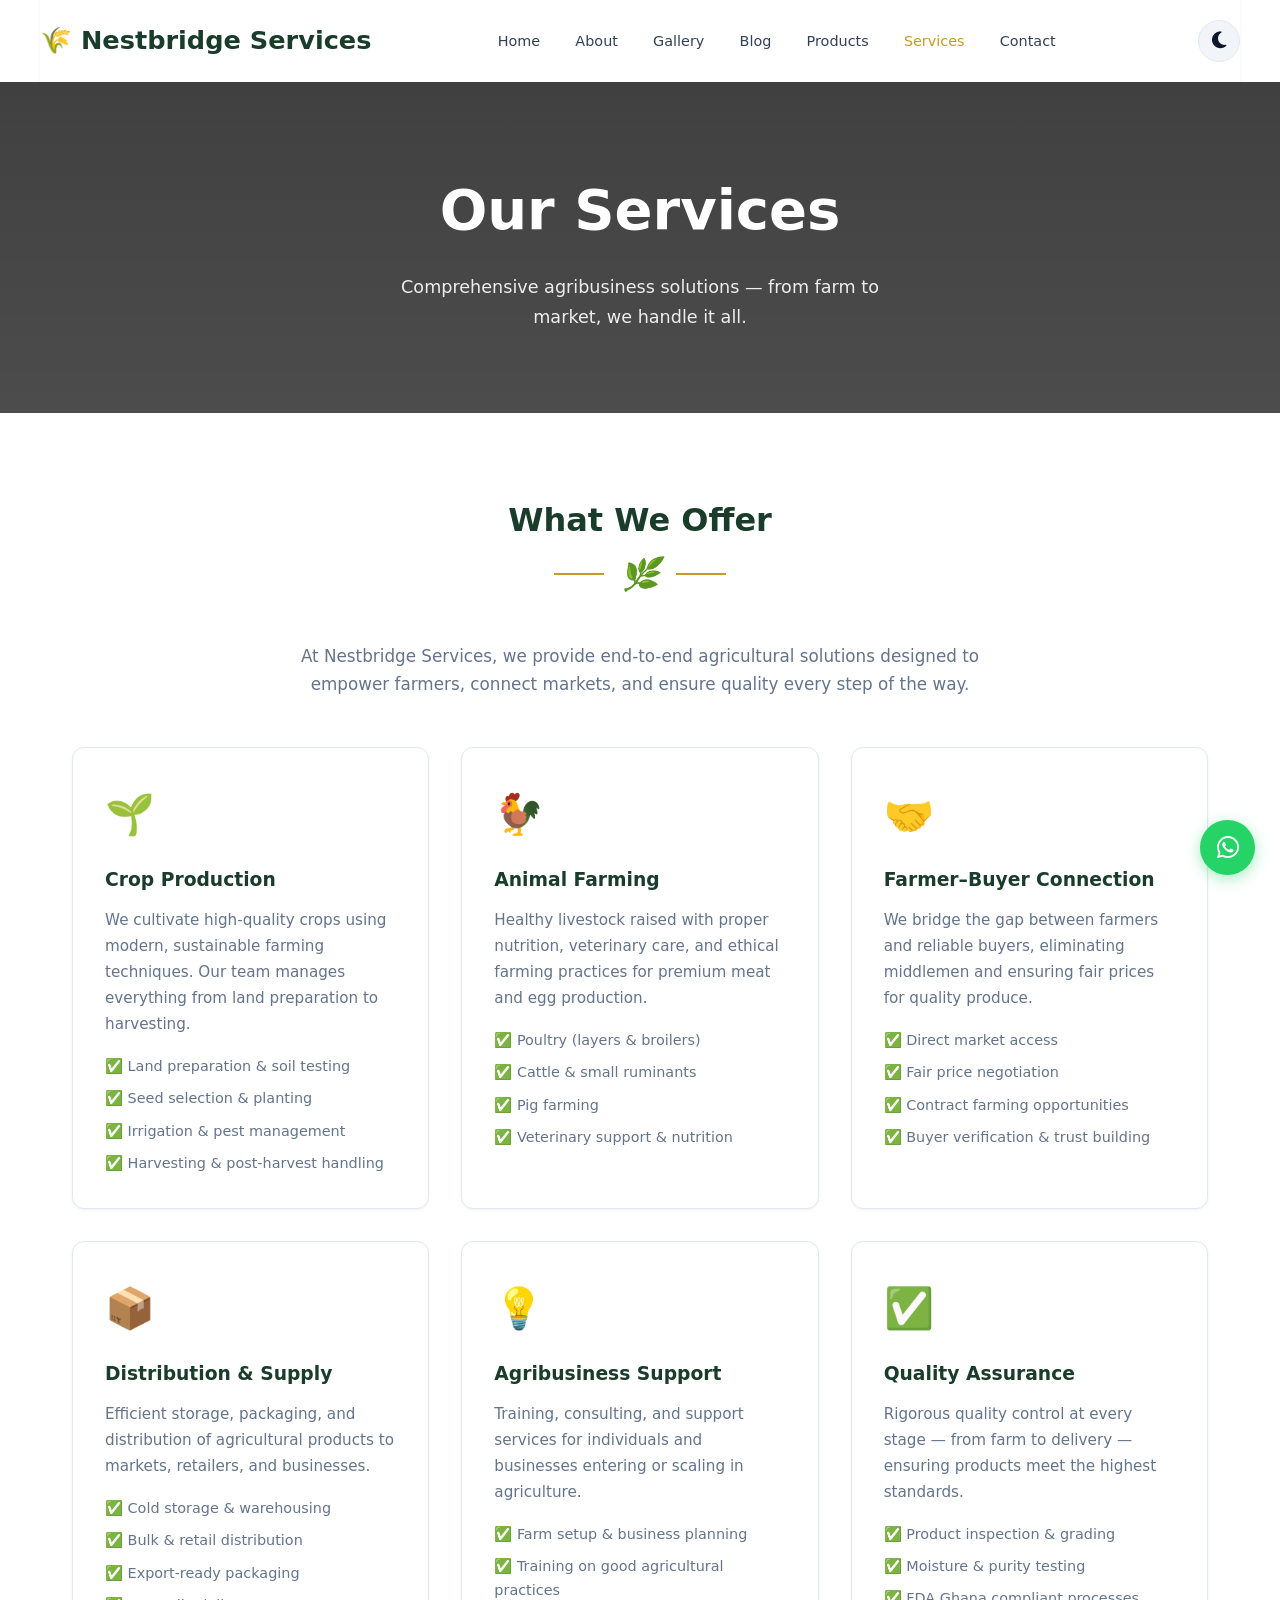
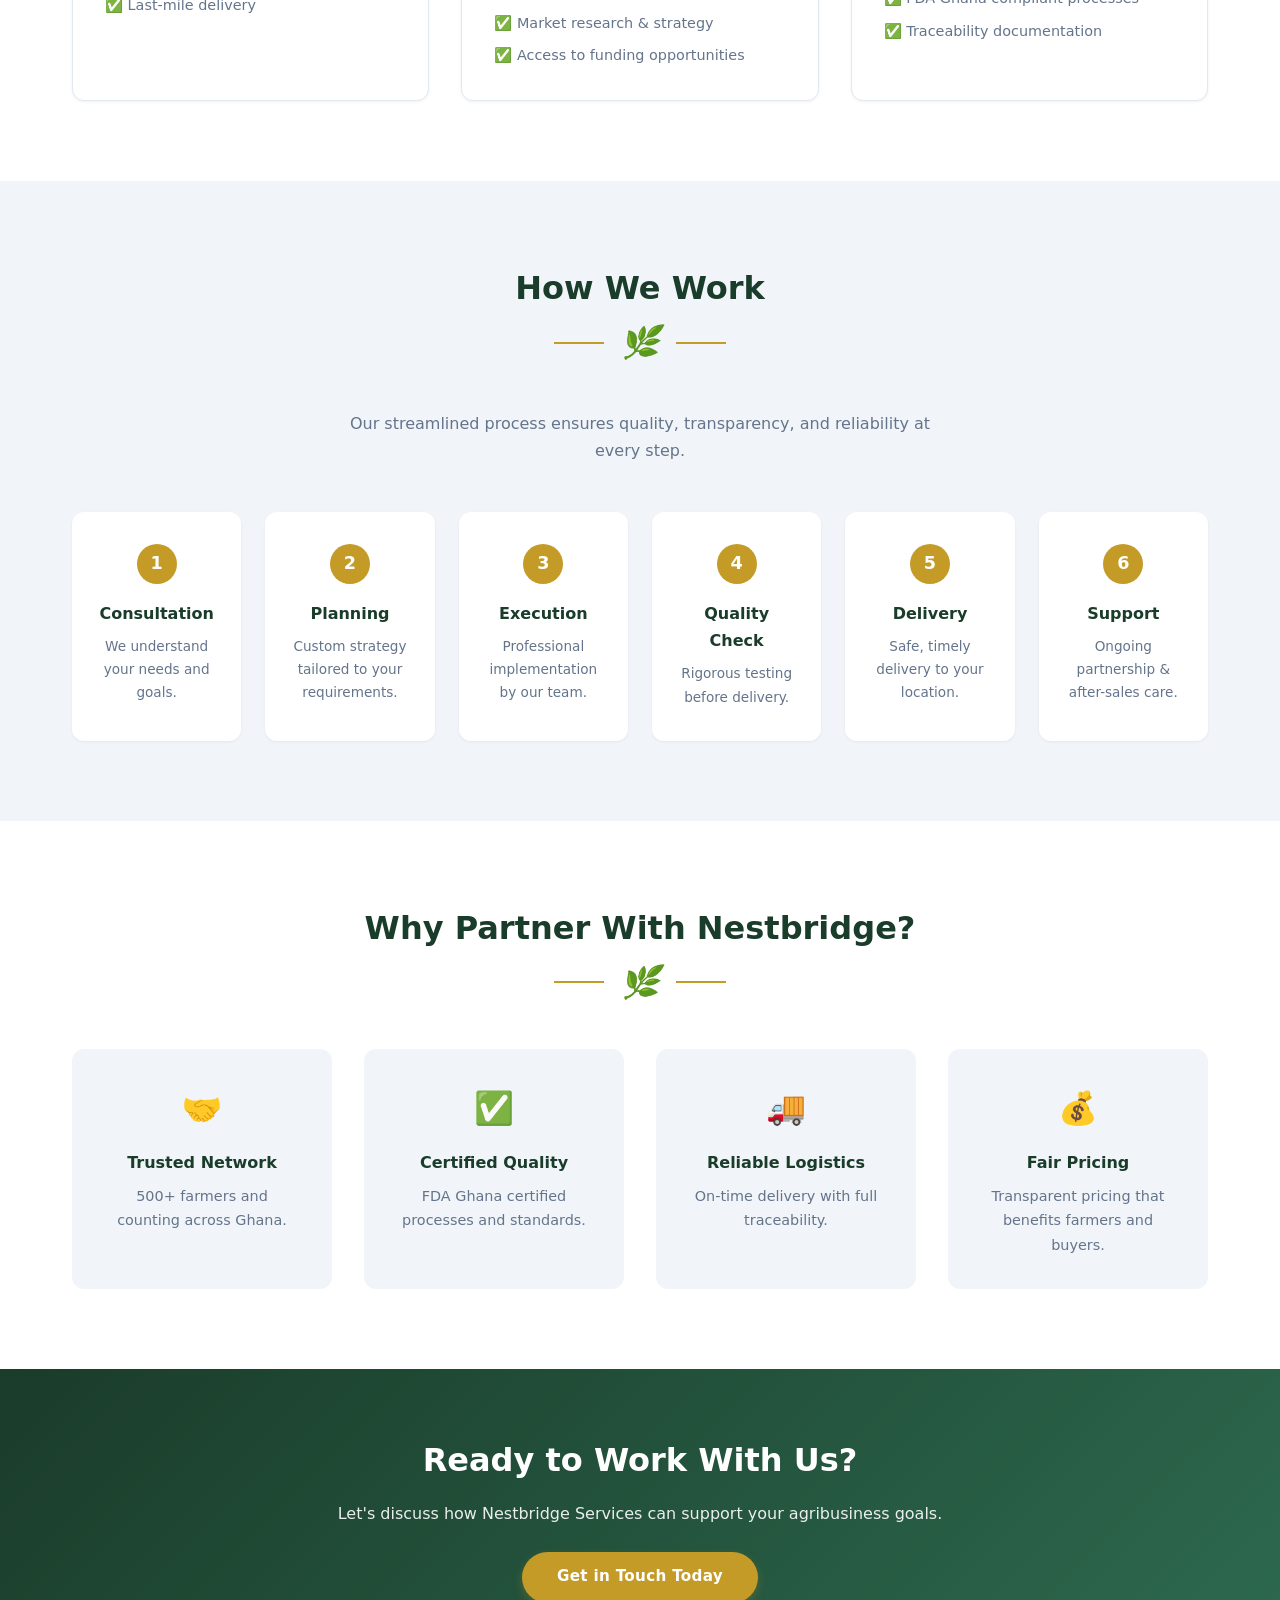
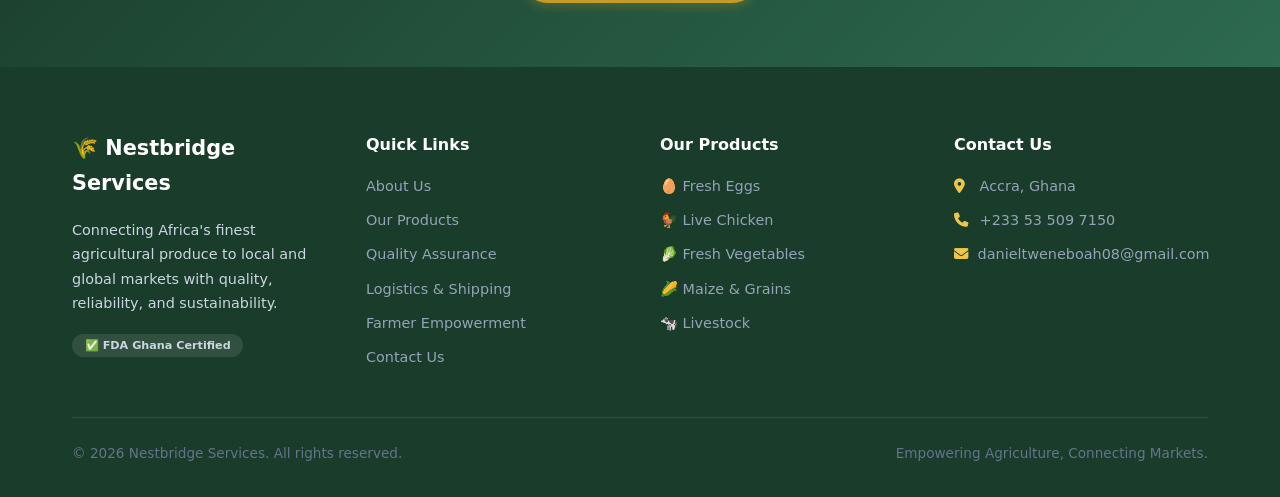
<file: services.html>
<!DOCTYPE html>
<html lang="en">
<head>
    <meta charset="UTF-8">
    <meta name="viewport" content="width=device-width, initial-scale=1.0">
    <title>Our Services — Nestbridge Services</title>
    
    <!-- External CSS -->
    <link rel="stylesheet" href="style.css">
    
    <!-- Font Awesome -->
    <link rel="stylesheet" href="https://cdnjs.cloudflare.com/ajax/libs/font-awesome/6.5.1/css/all.min.css">
</head>
<body>

    <!-- Navigation -->
    <header>
        <div class="container navbar">
            <a href="index.html" class="logo">🌾 Nestbridge Services</a>
            <ul class="nav-links" id="navLinks">
                <li><a href="index.html">Home</a></li>
                <li><a href="about.html">About</a></li>
                <li><a href="gallery.html">Gallery</a></li>
                <li><a href="blog.html">Blog</a></li>
               <li><a href="products.html">Products</a></li>
                <li><a href="services.html" class="active">Services</a></li>
                <li><a href="contact.html">Contact</a></li>
            </ul>
            <button class="theme-toggle" id="themeToggle" aria-label="Toggle dark mode">
                <i class="fas fa-moon"></i>
            </button>
            <button class="hamburger" id="hamburger" aria-label="Menu">
                <span></span><span></span><span></span>
            </button>
        </div>
    </header>

    <!-- Page Header -->
    <section class="page-header" style="background: linear-gradient(rgba(0,0,0,0.75), rgba(0,0,0,0.7)), url('https://images.unsplash.com/photo-1574323347407-f5e1ad6d020b?w=1200') center/cover no-repeat;">
        <div class="container">
            <h1>Our Services</h1>
            <p>Comprehensive agribusiness solutions — from farm to market, we handle it all.</p>
        </div>
    </section>

    <!-- Services Overview -->
    <section style="padding: 5rem 0; text-align: center;">
        <div class="container">
            <h2 class="section-title">
                What We Offer
                <div class="title-line"><span></span><i>🌿</i><span></span></div>
            </h2>
            <p style="max-width: 700px; margin: 0 auto 3rem; color: var(--gray); font-size: 1.05rem;">
                At Nestbridge Services, we provide end-to-end agricultural solutions designed to 
                empower farmers, connect markets, and ensure quality every step of the way.
            </p>

            <!-- Services Grid -->
            <div style="display: grid; grid-template-columns: repeat(auto-fit, minmax(300px, 1fr)); gap: 2rem; text-align: left;">
                
                <!-- Service 1 -->
                <div style="background: var(--white); border: 1px solid var(--border-light); border-radius: var(--radius); padding: 2rem; transition: var(--transition); box-shadow: var(--shadow-sm);">
                    <div style="font-size: 2.5rem; margin-bottom: 1rem;">🌱</div>
                    <h3 style="color: var(--deep-green); margin-bottom: 0.8rem;">Crop Production</h3>
                    <p style="color: var(--gray); font-size: 0.95rem; line-height: 1.7; margin-bottom: 1rem;">
                        We cultivate high-quality crops using modern, sustainable farming techniques. 
                        Our team manages everything from land preparation to harvesting.
                    </p>
                    <ul style="list-style: none; display: flex; flex-direction: column; gap: 0.5rem;">
                        <li style="color: var(--gray); font-size: 0.9rem;">✅ Land preparation & soil testing</li>
                        <li style="color: var(--gray); font-size: 0.9rem;">✅ Seed selection & planting</li>
                        <li style="color: var(--gray); font-size: 0.9rem;">✅ Irrigation & pest management</li>
                        <li style="color: var(--gray); font-size: 0.9rem;">✅ Harvesting & post-harvest handling</li>
                    </ul>
                </div>

                <!-- Service 2 -->
                <div style="background: var(--white); border: 1px solid var(--border-light); border-radius: var(--radius); padding: 2rem; transition: var(--transition); box-shadow: var(--shadow-sm);">
                    <div style="font-size: 2.5rem; margin-bottom: 1rem;">🐓</div>
                    <h3 style="color: var(--deep-green); margin-bottom: 0.8rem;">Animal Farming</h3>
                    <p style="color: var(--gray); font-size: 0.95rem; line-height: 1.7; margin-bottom: 1rem;">
                        Healthy livestock raised with proper nutrition, veterinary care, and ethical 
                        farming practices for premium meat and egg production.
                    </p>
                    <ul style="list-style: none; display: flex; flex-direction: column; gap: 0.5rem;">
                        <li style="color: var(--gray); font-size: 0.9rem;">✅ Poultry (layers & broilers)</li>
                        <li style="color: var(--gray); font-size: 0.9rem;">✅ Cattle & small ruminants</li>
                        <li style="color: var(--gray); font-size: 0.9rem;">✅ Pig farming</li>
                        <li style="color: var(--gray); font-size: 0.9rem;">✅ Veterinary support & nutrition</li>
                    </ul>
                </div>

                <!-- Service 3 -->
                <div style="background: var(--white); border: 1px solid var(--border-light); border-radius: var(--radius); padding: 2rem; transition: var(--transition); box-shadow: var(--shadow-sm);">
                    <div style="font-size: 2.5rem; margin-bottom: 1rem;">🤝</div>
                    <h3 style="color: var(--deep-green); margin-bottom: 0.8rem;">Farmer–Buyer Connection</h3>
                    <p style="color: var(--gray); font-size: 0.95rem; line-height: 1.7; margin-bottom: 1rem;">
                        We bridge the gap between farmers and reliable buyers, eliminating middlemen 
                        and ensuring fair prices for quality produce.
                    </p>
                    <ul style="list-style: none; display: flex; flex-direction: column; gap: 0.5rem;">
                        <li style="color: var(--gray); font-size: 0.9rem;">✅ Direct market access</li>
                        <li style="color: var(--gray); font-size: 0.9rem;">✅ Fair price negotiation</li>
                        <li style="color: var(--gray); font-size: 0.9rem;">✅ Contract farming opportunities</li>
                        <li style="color: var(--gray); font-size: 0.9rem;">✅ Buyer verification & trust building</li>
                    </ul>
                </div>

                <!-- Service 4 -->
                <div style="background: var(--white); border: 1px solid var(--border-light); border-radius: var(--radius); padding: 2rem; transition: var(--transition); box-shadow: var(--shadow-sm);">
                    <div style="font-size: 2.5rem; margin-bottom: 1rem;">📦</div>
                    <h3 style="color: var(--deep-green); margin-bottom: 0.8rem;">Distribution & Supply</h3>
                    <p style="color: var(--gray); font-size: 0.95rem; line-height: 1.7; margin-bottom: 1rem;">
                        Efficient storage, packaging, and distribution of agricultural products 
                        to markets, retailers, and businesses.
                    </p>
                    <ul style="list-style: none; display: flex; flex-direction: column; gap: 0.5rem;">
                        <li style="color: var(--gray); font-size: 0.9rem;">✅ Cold storage & warehousing</li>
                        <li style="color: var(--gray); font-size: 0.9rem;">✅ Bulk & retail distribution</li>
                        <li style="color: var(--gray); font-size: 0.9rem;">✅ Export-ready packaging</li>
                        <li style="color: var(--gray); font-size: 0.9rem;">✅ Last-mile delivery</li>
                    </ul>
                </div>

                <!-- Service 5 -->
                <div style="background: var(--white); border: 1px solid var(--border-light); border-radius: var(--radius); padding: 2rem; transition: var(--transition); box-shadow: var(--shadow-sm);">
                    <div style="font-size: 2.5rem; margin-bottom: 1rem;">💡</div>
                    <h3 style="color: var(--deep-green); margin-bottom: 0.8rem;">Agribusiness Support</h3>
                    <p style="color: var(--gray); font-size: 0.95rem; line-height: 1.7; margin-bottom: 1rem;">
                        Training, consulting, and support services for individuals and businesses 
                        entering or scaling in agriculture.
                    </p>
                    <ul style="list-style: none; display: flex; flex-direction: column; gap: 0.5rem;">
                        <li style="color: var(--gray); font-size: 0.9rem;">✅ Farm setup & business planning</li>
                        <li style="color: var(--gray); font-size: 0.9rem;">✅ Training on good agricultural practices</li>
                        <li style="color: var(--gray); font-size: 0.9rem;">✅ Market research & strategy</li>
                        <li style="color: var(--gray); font-size: 0.9rem;">✅ Access to funding opportunities</li>
                    </ul>
                </div>

                <!-- Service 6 -->
                <div style="background: var(--white); border: 1px solid var(--border-light); border-radius: var(--radius); padding: 2rem; transition: var(--transition); box-shadow: var(--shadow-sm);">
                    <div style="font-size: 2.5rem; margin-bottom: 1rem;">✅</div>
                    <h3 style="color: var(--deep-green); margin-bottom: 0.8rem;">Quality Assurance</h3>
                    <p style="color: var(--gray); font-size: 0.95rem; line-height: 1.7; margin-bottom: 1rem;">
                        Rigorous quality control at every stage — from farm to delivery — ensuring 
                        products meet the highest standards.
                    </p>
                    <ul style="list-style: none; display: flex; flex-direction: column; gap: 0.5rem;">
                        <li style="color: var(--gray); font-size: 0.9rem;">✅ Product inspection & grading</li>
                        <li style="color: var(--gray); font-size: 0.9rem;">✅ Moisture & purity testing</li>
                        <li style="color: var(--gray); font-size: 0.9rem;">✅ FDA Ghana compliant processes</li>
                        <li style="color: var(--gray); font-size: 0.9rem;">✅ Traceability documentation</li>
                    </ul>
                </div>

            </div>
        </div>
    </section>

    <!-- Process Section -->
    <section style="padding: 5rem 0; background: var(--light-gray);">
        <div class="container">
            <h2 class="section-title">
                How We Work
                <div class="title-line"><span></span><i>🌿</i><span></span></div>
            </h2>
            <p style="text-align: center; color: var(--gray); max-width: 600px; margin: 0 auto 3rem;">
                Our streamlined process ensures quality, transparency, and reliability at every step.
            </p>

            <div style="display: grid; grid-template-columns: repeat(auto-fit, minmax(150px, 1fr)); gap: 1.5rem; text-align: center;">
                
                <div style="background: var(--white); padding: 2rem 1.5rem; border-radius: var(--radius); box-shadow: var(--shadow-sm); position: relative;">
                    <div style="background: var(--gold); color: #fff; width: 40px; height: 40px; border-radius: 50%; display: flex; align-items: center; justify-content: center; font-weight: 700; font-size: 1.1rem; margin: 0 auto 1rem;">1</div>
                    <h4 style="color: var(--deep-green); margin-bottom: 0.5rem;">Consultation</h4>
                    <p style="color: var(--gray); font-size: 0.85rem;">We understand your needs and goals.</p>
                </div>

                <div style="background: var(--white); padding: 2rem 1.5rem; border-radius: var(--radius); box-shadow: var(--shadow-sm); position: relative;">
                    <div style="background: var(--gold); color: #fff; width: 40px; height: 40px; border-radius: 50%; display: flex; align-items: center; justify-content: center; font-weight: 700; font-size: 1.1rem; margin: 0 auto 1rem;">2</div>
                    <h4 style="color: var(--deep-green); margin-bottom: 0.5rem;">Planning</h4>
                    <p style="color: var(--gray); font-size: 0.85rem;">Custom strategy tailored to your requirements.</p>
                </div>

                <div style="background: var(--white); padding: 2rem 1.5rem; border-radius: var(--radius); box-shadow: var(--shadow-sm); position: relative;">
                    <div style="background: var(--gold); color: #fff; width: 40px; height: 40px; border-radius: 50%; display: flex; align-items: center; justify-content: center; font-weight: 700; font-size: 1.1rem; margin: 0 auto 1rem;">3</div>
                    <h4 style="color: var(--deep-green); margin-bottom: 0.5rem;">Execution</h4>
                    <p style="color: var(--gray); font-size: 0.85rem;">Professional implementation by our team.</p>
                </div>

                <div style="background: var(--white); padding: 2rem 1.5rem; border-radius: var(--radius); box-shadow: var(--shadow-sm); position: relative;">
                    <div style="background: var(--gold); color: #fff; width: 40px; height: 40px; border-radius: 50%; display: flex; align-items: center; justify-content: center; font-weight: 700; font-size: 1.1rem; margin: 0 auto 1rem;">4</div>
                    <h4 style="color: var(--deep-green); margin-bottom: 0.5rem;">Quality Check</h4>
                    <p style="color: var(--gray); font-size: 0.85rem;">Rigorous testing before delivery.</p>
                </div>

                <div style="background: var(--white); padding: 2rem 1.5rem; border-radius: var(--radius); box-shadow: var(--shadow-sm); position: relative;">
                    <div style="background: var(--gold); color: #fff; width: 40px; height: 40px; border-radius: 50%; display: flex; align-items: center; justify-content: center; font-weight: 700; font-size: 1.1rem; margin: 0 auto 1rem;">5</div>
                    <h4 style="color: var(--deep-green); margin-bottom: 0.5rem;">Delivery</h4>
                    <p style="color: var(--gray); font-size: 0.85rem;">Safe, timely delivery to your location.</p>
                </div>

                <div style="background: var(--white); padding: 2rem 1.5rem; border-radius: var(--radius); box-shadow: var(--shadow-sm); position: relative;">
                    <div style="background: var(--gold); color: #fff; width: 40px; height: 40px; border-radius: 50%; display: flex; align-items: center; justify-content: center; font-weight: 700; font-size: 1.1rem; margin: 0 auto 1rem;">6</div>
                    <h4 style="color: var(--deep-green); margin-bottom: 0.5rem;">Support</h4>
                    <p style="color: var(--gray); font-size: 0.85rem;">Ongoing partnership & after-sales care.</p>
                </div>

            </div>
        </div>
    </section>

    <!-- Why Choose Us -->
    <section style="padding: 5rem 0; text-align: center;">
        <div class="container">
            <h2 class="section-title">
                Why Partner With Nestbridge?
                <div class="title-line"><span></span><i>🌿</i><span></span></div>
            </h2>
            <div style="display: grid; grid-template-columns: repeat(auto-fit, minmax(250px, 1fr)); gap: 2rem; margin-top: 2rem;">
                
                <div style="background: var(--light-gray); padding: 2rem; border-radius: var(--radius);">
                    <div style="font-size: 2rem; margin-bottom: 0.8rem;">🤝</div>
                    <h4 style="color: var(--deep-green); margin-bottom: 0.5rem;">Trusted Network</h4>
                    <p style="color: var(--gray); font-size: 0.9rem;">500+ farmers and counting across Ghana.</p>
                </div>

                <div style="background: var(--light-gray); padding: 2rem; border-radius: var(--radius);">
                    <div style="font-size: 2rem; margin-bottom: 0.8rem;">✅</div>
                    <h4 style="color: var(--deep-green); margin-bottom: 0.5rem;">Certified Quality</h4>
                    <p style="color: var(--gray); font-size: 0.9rem;">FDA Ghana certified processes and standards.</p>
                </div>

                <div style="background: var(--light-gray); padding: 2rem; border-radius: var(--radius);">
                    <div style="font-size: 2rem; margin-bottom: 0.8rem;">🚚</div>
                    <h4 style="color: var(--deep-green); margin-bottom: 0.5rem;">Reliable Logistics</h4>
                    <p style="color: var(--gray); font-size: 0.9rem;">On-time delivery with full traceability.</p>
                </div>

                <div style="background: var(--light-gray); padding: 2rem; border-radius: var(--radius);">
                    <div style="font-size: 2rem; margin-bottom: 0.8rem;">💰</div>
                    <h4 style="color: var(--deep-green); margin-bottom: 0.5rem;">Fair Pricing</h4>
                    <p style="color: var(--gray); font-size: 0.9rem;">Transparent pricing that benefits farmers and buyers.</p>
                </div>

            </div>
        </div>
    </section>

    <!-- CTA -->
    <section class="cta">
        <div class="container">
            <h2>Ready to Work With Us?</h2>
            <p>Let's discuss how Nestbridge Services can support your agribusiness goals.</p>
            <a href="contact.html" class="btn">Get in Touch Today</a>
        </div>
    </section>

    <!-- Footer -->
    <footer style="background: var(--deep-green); color: #cbd5e1; padding: 4rem 0 2rem; text-align: left;">
        <div class="container">
            <div style="display: grid; grid-template-columns: repeat(auto-fit, minmax(220px, 1fr)); gap: 2.5rem; margin-bottom: 3rem;">
                
                <div>
                    <h3 style="color: #fff; font-size: 1.3rem; margin-bottom: 1rem;">🌾 Nestbridge Services</h3>
                    <p style="font-size: 0.9rem; line-height: 1.7; margin-bottom: 1rem;">
                        Connecting Africa's finest agricultural produce to local and global markets with quality, reliability, and sustainability.
                    </p>
                    <span style="background: rgba(255,255,255,0.1); padding: 0.3rem 0.8rem; border-radius: 50px; font-size: 0.7rem; font-weight: 600;">✅ FDA Ghana Certified</span>
                </div>

                <div>
                    <h4 style="color: #fff; margin-bottom: 1rem; font-size: 1rem;">Quick Links</h4>
                    <ul style="list-style: none; display: flex; flex-direction: column; gap: 0.6rem;">
                        <li><a href="about.html" style="color: #94a3b8; text-decoration: none; font-size: 0.9rem;">About Us</a></li>
                        <li><a href="index.html#products" style="color: #94a3b8; text-decoration: none; font-size: 0.9rem;">Our Products</a></li>
                        <li><a href="services.html" style="color: #94a3b8; text-decoration: none; font-size: 0.9rem;">Quality Assurance</a></li>
                        <li><a href="services.html" style="color: #94a3b8; text-decoration: none; font-size: 0.9rem;">Logistics & Shipping</a></li>
                        <li><a href="about.html" style="color: #94a3b8; text-decoration: none; font-size: 0.9rem;">Farmer Empowerment</a></li>
                        <li><a href="contact.html" style="color: #94a3b8; text-decoration: none; font-size: 0.9rem;">Contact Us</a></li>
                    </ul>
                </div>

                <div>
                    <h4 style="color: #fff; margin-bottom: 1rem; font-size: 1rem;">Our Products</h4>
                    <ul style="list-style: none; display: flex; flex-direction: column; gap: 0.6rem;">
                        <li><span style="color: #94a3b8; font-size: 0.9rem;">🥚 Fresh Eggs</span></li>
                        <li><span style="color: #94a3b8; font-size: 0.9rem;">🐓 Live Chicken</span></li>
                        <li><span style="color: #94a3b8; font-size: 0.9rem;">🥬 Fresh Vegetables</span></li>
                        <li><span style="color: #94a3b8; font-size: 0.9rem;">🌽 Maize & Grains</span></li>
                        <li><span style="color: #94a3b8; font-size: 0.9rem;">🐄 Livestock</span></li>
                    </ul>
                </div>

                <div>
                    <h4 style="color: #fff; margin-bottom: 1rem; font-size: 1rem;">Contact Us</h4>
                    <ul style="list-style: none; display: flex; flex-direction: column; gap: 0.6rem;">
                        <li style="display: flex; align-items: center; gap: 0.6rem; color: #94a3b8; font-size: 0.9rem;">
                            <i class="fas fa-map-marker-alt" style="color: var(--gold-light); width: 16px;"></i> Accra, Ghana
                        </li>
                        <li style="display: flex; align-items: center; gap: 0.6rem; color: #94a3b8; font-size: 0.9rem;">
                            <i class="fas fa-phone" style="color: var(--gold-light); width: 16px;"></i> +233 53 509 7150
                        </li>
                        <li style="display: flex; align-items: center; gap: 0.6rem; color: #94a3b8; font-size: 0.9rem;">
                            <i class="fas fa-envelope" style="color: var(--gold-light); width: 16px;"></i> danieltweneboah08@gmail.com
                        </li>
                    </ul>
                </div>

            </div>

            <div style="border-top: 1px solid rgba(255,255,255,0.1); padding-top: 1.5rem; display: flex; justify-content: space-between; flex-wrap: wrap; gap: 1rem; font-size: 0.85rem; color: #64748b;">
                <p>© 2026 Nestbridge Services. All rights reserved.</p>
                <p>Empowering Agriculture, Connecting Markets.</p>
            </div>
        </div>
    </footer>

    <!-- WhatsApp Float -->
    <a href="https://wa.me/233535097150" class="whatsapp-float" target="_blank" aria-label="Chat on WhatsApp">
        <i class="fab fa-whatsapp"></i>
    </a>

    <!-- External JS -->
    <script src="script.js"></script>

</body>
</html>
</file>
<file: style.css>
/* ==========================================
   NESTBRIDGE SERVICES — GLOBAL STYLES
   Covers: index.html + gallery.html
   ========================================== */

/* ----- CSS VARIABLES ----- */
:root {
    --deep-green: #1a3c2a;
    --primary-green: #2d6a4f;
    --gold: #c59b27;
    --gold-light: #f0c64a;
    --dark: #0f172a;
    --slate: #334155;
    --gray: #64748b;
    --light-gray: #f1f5f9;
    --white: #ffffff;
    --border-light: #e2e8f0;
    --shadow-sm: 0 1px 3px rgba(0,0,0,0.06);
    --shadow-md: 0 4px 20px rgba(0,0,0,0.08);
    --shadow-lg: 0 10px 30px rgba(0,0,0,0.12);
    --radius: 12px;
    --transition: all 0.3s ease;
}

/* ----- RESET & BASE ----- */
* {
    margin: 0;
    padding: 0;
    box-sizing: border-box;
}

html {
    scroll-behavior: smooth;
}

body {
    font-family: 'Inter', system-ui, -apple-system, sans-serif;
    color: var(--dark);
    background: var(--white);
    line-height: 1.7;
    -webkit-font-smoothing: antialiased;
}

.container {
    max-width: 1200px;
    margin: 0 auto;
    padding: 0 2rem;
}

/* ----- TYPOGRAPHY ----- */
h2 {
    font-size: 2rem;
    font-weight: 700;
    color: var(--dark);
    margin-bottom: 2.5rem;
    text-align: center;
}

.section-title {
    font-size: 2rem;
    color: var(--deep-green);
    margin-bottom: 0.5rem;
    text-align: center;
}

.title-line {
    display: flex;
    align-items: center;
    justify-content: center;
    gap: 1rem;
    margin-bottom: 2.5rem;
}

.title-line span {
    width: 50px;
    height: 2px;
    background: var(--gold);
}

/* ----- BUTTONS ----- */
.btn {
    display: inline-block;
    background: var(--gold);
    color: #fff;
    padding: 0.8rem 2.2rem;
    border-radius: 50px;
    text-decoration: none;
    font-weight: 600;
    font-size: 0.95rem;
    letter-spacing: 0.3px;
    transition: var(--transition);
    border: none;
    cursor: pointer;
    box-shadow: 0 4px 10px rgba(197, 155, 39, 0.25);
}

.btn:hover {
    background: var(--gold-light);
    transform: translateY(-2px);
    box-shadow: 0 10px 20px rgba(197, 155, 39, 0.3);
}

.btn-outline {
    background: transparent;
    border: 2px solid var(--white);
    color: var(--white);
    box-shadow: none;
}

.btn-outline:hover {
    background: var(--white);
    color: var(--dark);
}

.full-btn {
    width: 100%;
}

/* ----- NAVIGATION ----- */
header {
    position: sticky;
    top: 0;
    z-index: 100;
}

.navbar {
    display: flex;
    justify-content: space-between;
    align-items: center;
    padding: 1.2rem 0;
    background: rgba(255,255,255,0.95);
    backdrop-filter: blur(15px);
    box-shadow: 0 1px 3px rgba(0,0,0,0.05);
}

.logo {
    font-size: 1.6rem;
    font-weight: 700;
    color: var(--deep-green);
    text-decoration: none;
}

.nav-links {
    display: flex;
    list-style: none;
    gap: 2.2rem;
    align-items: center;
}

.nav-links a {
    text-decoration: none;
    color: var(--slate);
    font-weight: 500;
    font-size: 0.9rem;
    transition: color 0.2s;
}

.nav-links a:hover,
.nav-links a.active {
    color: var(--gold);
}

/* Hamburger */
.hamburger {
       display: none;
    flex-direction: column;
    gap: 5px;
    cursor: pointer;
    background: none;
    border: none;
    padding: 5px;
}

/* HAMBURGER - visible on mobile */
@media (max-width: 768px) {
    .hamburger {
        display: flex;
    }

    .nav-links {
        display: none;
        flex-direction: column;
        position: absolute;
        top: 100%;
        left: 0;
        right: 0;
        background: var(--white);
        padding: 1.5rem;
        box-shadow: var(--shadow-md);
        z-index: 99;
    }

    .nav-links.active {
        display: flex;
    }
}


.hamburger span {
    width: 26px;
    height: 2px;
    background: var(--dark);
    display: block;
    border-radius: 5px;
    transition: var(--transition);
}

/* ==========================================
   INDEX.HTML STYLES
   ========================================== */

/* ----- HERO ----- */
.hero {
    background: linear-gradient(rgba(0,0,0,0.75), rgba(0,0,0,0.7)), 
                url('https://images.unsplash.com/photo-1625246333195-78d9c38ad449?w=1200') center/cover no-repeat;
    color: var(--white);
    padding: 7rem 0 5rem;
    text-align: center;
}

.hero-content {
    max-width: 800px;
    margin: 0 auto;
}

.hero h1 {
    font-size: clamp(2.5rem, 6vw, 4rem);
    font-weight: 800;
    margin-bottom: 1.5rem;
    line-height: 1.15;
}

.hero p {
    font-size: 1.2rem;
    opacity: 0.9;
    max-width: 650px;
    margin: 0 auto 2.5rem;
}

.hero-badges {
    display: flex;
    justify-content: center;
    flex-wrap: wrap;
    gap: 2rem;
    margin-top: 3rem;
}

.hero-badges div {
    background: rgba(255,255,255,0.1);
    backdrop-filter: blur(10px);
    padding: 0.6rem 1.5rem;
    border-radius: 50px;
    font-weight: 500;
    font-size: 0.9rem;
    border: 1px solid rgba(255,255,255,0.2);
}

/* ----- CERTIFICATIONS BAR ----- */
.cert-bar {
    background: var(--light-gray);
    padding: 2.5rem 0;
}

.cert-grid {
    display: grid;
    grid-template-columns: repeat(auto-fit, minmax(150px, 1fr));
    gap: 2rem;
    text-align: center;
}

.cert-item {
    display: flex;
    flex-direction: column;
    align-items: center;
    gap: 0.5rem;
}

.cert-icon {
    font-size: 2rem;
    background: var(--white);
    width: 60px;
    height: 60px;
    border-radius: 50%;
    display: flex;
    align-items: center;
    justify-content: center;
    box-shadow: var(--shadow-sm);
    margin-bottom: 0.5rem;
}

.cert-item p {
    font-weight: 600;
    font-size: 0.9rem;
    color: var(--dark);
}

.cert-item span {
    font-size: 0.8rem;
    color: var(--gray);
}

/* ----- FOCUS AREAS ----- */
.partners {
    padding: 4rem 0;
    text-align: center;
    background: var(--white);
}

.partners h2 {
    font-size: 2rem;
    margin-bottom: 2rem;
    color: var(--deep-green);
}

.partners-container {
    display: flex;
    justify-content: center;
    flex-wrap: wrap;
    gap: 1.5rem;
    max-width: 900px;
    margin: 0 auto;
}

.partners-container div {
    background: #d8f3dc;
    color: var(--deep-green);
    padding: 1rem 2rem;
    border-radius: 50px;
    font-weight: 600;
    font-size: 1rem;
    transition: var(--transition);
}

.partners-container div:hover {
    background: var(--primary-green);
    color: #fff;
    transform: translateY(-3px);
}

/* ----- ABOUT ----- */
.about {
    padding: 5rem 0;
    text-align: center;
}

.about h2 {
    font-size: 2rem;
    color: var(--deep-green);
    margin-bottom: 1.5rem;
}

.about > p {
    color: var(--gray);
    max-width: 700px;
    margin: 0 auto 1rem;
    font-size: 1.05rem;
}

.mission-vision {
    display: flex;
    gap: 2rem;
    margin-top: 2.5rem;
    flex-wrap: wrap;
    justify-content: center;
}

.mv-box {
    background: var(--white);
    padding: 2rem;
    border-radius: var(--radius);
    box-shadow: var(--shadow-sm);
    flex: 1;
    min-width: 250px;
    max-width: 350px;
    border: 1px solid var(--border-light);
    transition: var(--transition);
}

.mv-box:hover {
    transform: translateY(-5px);
    box-shadow: var(--shadow-lg);
    border-color: var(--gold);
}

.mv-box h3 {
    color: var(--deep-green);
    margin-bottom: 0.8rem;
}

.mv-box p {
    color: var(--gray);
}

/* ----- SERVICES GRID ----- */
.services-grid {
    display: grid;
    grid-template-columns: repeat(auto-fit, minmax(220px, 1fr));
    gap: 2rem;
    margin-top: 2rem;
}

.service-card {
    background: var(--light-gray);
    padding: 2rem;
    border-radius: var(--radius);
    text-align: left;
    transition: var(--transition);
    border: 1px solid transparent;
}

.service-card:hover {
    border-color: var(--gold);
    box-shadow: var(--shadow-md);
    transform: translateY(-4px);
}

.service-icon {
    font-size: 2.2rem;
    margin-bottom: 1.2rem;
}

.service-card h3 {
    font-size: 1.15rem;
    margin-bottom: 0.7rem;
    color: var(--dark);
}

.service-card p {
    color: var(--gray);
    font-size: 0.95rem;
}

/* ----- PROCESS STEPS ----- */
.process-steps {
    display: grid;
    grid-template-columns: repeat(auto-fit, minmax(150px, 1fr));
    gap: 1.5rem;
    margin-top: 2.5rem;
}

.step {
    text-align: center;
    position: relative;
}

.step:not(:last-child)::after {
    content: '→';
    position: absolute;
    right: -10px;
    top: 25px;
    font-size: 1.5rem;
    color: var(--gold);
    font-weight: bold;
}

.step-number {
    background: var(--gold);
    color: #fff;
    width: 50px;
    height: 50px;
    border-radius: 50%;
    display: flex;
    align-items: center;
    justify-content: center;
    font-weight: 700;
    font-size: 1.3rem;
    margin: 0 auto 1rem;
}

.step h4 {
    font-size: 1rem;
    margin-bottom: 0.4rem;
}

.step p {
    color: var(--gray);
    font-size: 0.85rem;
}

/* ----- PRODUCTS ----- */
.products {
    padding: 5rem 0;
    background: var(--white);
    text-align: center;
}

.product-grid {
    display: grid;
    grid-template-columns: repeat(auto-fit, minmax(300px, 1fr));
    gap: 2rem;
}

.product-card {
    background: var(--white);
    border: 1px solid var(--border-light);
    border-radius: var(--radius);
    overflow: hidden;
    transition: var(--transition);
}

.product-card:hover {
    box-shadow: var(--shadow-lg);
    transform: translateY(-5px);
}

.product-card img {
    width: 100%;
    height: 220px;
    object-fit: cover;
}

.product-info {
    padding: 1.5rem;
}

.product-info h3 {
    font-size: 1.3rem;
    margin-bottom: 0.5rem;
}

.product-info p {
    color: var(--gray);
    margin-bottom: 1rem;
    font-size: 0.9rem;
}

.price {
    font-weight: 700;
    color: var(--gold);
    font-size: 1.2rem;
    display: block;
    margin-bottom: 1rem;
}

.quality-tags {
    display: flex;
    gap: 0.5rem;
    flex-wrap: wrap;
    margin-bottom: 1rem;
}

.tag {
    background: #e6f7e6;
    color: #1a5632;
    padding: 0.2rem 0.8rem;
    border-radius: 50px;
    font-size: 0.7rem;
    font-weight: 600;
}

.order-btn {
    display: block;
    background: #25D366;
    color: #fff;
    text-align: center;
    padding: 0.7rem;
    border-radius: 8px;
    text-decoration: none;
    font-weight: 600;
    transition: background 0.2s;
}

.order-btn:hover {
    background: #1da851;
}

/* ----- LOGISTICS ----- */
.logistics {
    padding: 5rem 0;
    text-align: center;
}

.logistics-intro {
    color: var(--gray);
    max-width: 600px;
    margin: 0 auto 2.5rem;
}

.logistics-container {
    display: grid;
    grid-template-columns: repeat(auto-fit, minmax(240px, 1fr));
    gap: 1.5rem;
}

.logistics-box {
    background: var(--white);
    padding: 2rem 1.5rem;
    border-radius: var(--radius);
    box-shadow: var(--shadow-sm);
    transition: var(--transition);
    border-top: 3px solid var(--primary-green);
    border: 1px solid var(--border-light);
    border-top: 3px solid var(--primary-green);
}

.logistics-box:hover {
    transform: translateY(-5px);
    box-shadow: var(--shadow-lg);
}

.logistics-box h3 {
    color: var(--deep-green);
    margin-bottom: 0.6rem;
}

.logistics-box p {
    color: var(--gray);
    font-size: 0.95rem;
}

/* ----- WHY US ----- */
.why-us {
    padding: 5rem 0;
    background: var(--white);
    text-align: center;
}

.why-container {
    display: grid;
    grid-template-columns: repeat(auto-fit, minmax(250px, 1fr));
    gap: 1.5rem;
}

.why-box {
    background: var(--light-gray);
    padding: 2rem;
    border-radius: var(--radius);
    box-shadow: var(--shadow-sm);
    transition: var(--transition);
    border: 1px solid transparent;
}

.why-box:hover {
    transform: translateY(-5px);
    box-shadow: var(--shadow-lg);
    border-color: var(--gold);
}

.why-box h3 {
    color: var(--deep-green);
    margin-bottom: 0.6rem;
}

.why-box p {
    color: var(--gray);
    font-size: 0.95rem;
}

/* ----- GALLERY (index mini) ----- */
.gallery {
    padding: 5rem 0;
    text-align: center;
}

.gallery-container {
    display: grid;
    grid-template-columns: repeat(auto-fit, minmax(280px, 1fr));
    gap: 1.5rem;
}

.gallery-container img {
    width: 100%;
    height: 250px;
    object-fit: cover;
    border-radius: var(--radius);
    transition: transform 0.4s;
    cursor: pointer;
}

.gallery-container img:hover {
    transform: scale(1.03);
}

/* ----- CONTACT ----- */
.contact {
    padding: 5rem 0;
    text-align: center;
}

.contact-form {
    max-width: 650px;
    margin: 0 auto;
    background: var(--light-gray);
    padding: 2.5rem;
    border-radius: var(--radius);
}

.input-row {
    display: flex;
    gap: 1rem;
    margin-bottom: 1.2rem;
}

input,
textarea {
    width: 100%;
    padding: 0.8rem 1rem;
    border: 1px solid var(--border-light);
    border-radius: 8px;
    font-size: 0.95rem;
    font-family: inherit;
    outline: none;
    transition: border-color 0.3s;
}

input:focus,
textarea:focus {
    border-color: var(--gold);
}

/* ----- IMPACT SECTION ----- */
.impact-section {
    background: var(--deep-green);
    color: #fff;
    padding: 4rem 0;
    text-align: center;
}

.impact-grid {
    display: grid;
    grid-template-columns: repeat(auto-fit, minmax(200px, 1fr));
    gap: 2rem;
    margin-top: 2.5rem;
}

.impact-stat h3 {
    font-size: 2.5rem;
    font-weight: 800;
    color: var(--gold-light);
}

.impact-stat p {
    color: #cbd5e1;
}

/* ----- CTA ----- */
.cta {
    padding: 4rem 0;
    text-align: center;
    background: linear-gradient(135deg, var(--deep-green), var(--primary-green));
    color: #fff;
}

.cta h2 {
    font-size: 2rem;
    margin-bottom: 0.8rem;
    color: #fff;
}

.cta p {
    opacity: 0.9;
    margin-bottom: 1.5rem;
}

/* ==========================================
   GALLERY.HTML STYLES
   ========================================== */

/* ----- PAGE HEADER ----- */
.page-header {
    background: linear-gradient(rgba(0,0,0,0.7), rgba(0,0,0,0.65)), 
                url('https://images.unsplash.com/photo-1574323347407-f5e1ad6d020b?w=1200') center/cover no-repeat;
    color: var(--white);
    padding: 5rem 0;
    text-align: center;
}

.page-header h1 {
    font-size: clamp(2.2rem, 5vw, 3.5rem);
    font-weight: 800;
    margin-bottom: 1rem;
}

.page-header p {
    font-size: 1.1rem;
    opacity: 0.9;
    max-width: 550px;
    margin: 0 auto;
}

/* ----- FILTER BUTTONS ----- */
.filter-section {
    padding: 2.5rem 0 1rem;
    text-align: center;
}

.filter-buttons {
    display: flex;
    justify-content: center;
    flex-wrap: wrap;
    gap: 0.8rem;
}

.filter-btn {
    padding: 0.6rem 1.5rem;
    border-radius: 50px;
    border: 1.5px solid var(--border-light);
    background: var(--white);
    color: var(--slate);
    font-weight: 500;
    cursor: pointer;
    transition: var(--transition);
    font-size: 0.9rem;
    font-family: inherit;
}

.filter-btn:hover,
.filter-btn.active {
    background: var(--deep-green);
    color: var(--white);
    border-color: var(--deep-green);
}

/* ----- MASONRY GALLERY ----- */
.gallery-wrapper {
    padding: 2rem 0 4rem;
}

.masonry-grid {
    columns: 4;
    column-gap: 1.2rem;
}

.gallery-item {
    break-inside: avoid;
    margin-bottom: 1.2rem;
    position: relative;
    border-radius: var(--radius);
    overflow: hidden;
    cursor: pointer;
    transition: var(--transition);
    box-shadow: var(--shadow-sm);
}

.gallery-item:hover {
    transform: scale(1.02);
    box-shadow: var(--shadow-lg);
}

.gallery-item img {
    width: 100%;
    display: block;
    border-radius: var(--radius);
    transition: var(--transition);
}

.gallery-item:hover img {
    filter: brightness(0.85);
}

/* Overlay on hover */
.gallery-overlay {
    position: absolute;
    bottom: 0;
    left: 0;
    right: 0;
    background: linear-gradient(transparent, rgba(0,0,0,0.75));
    color: #fff;
    padding: 2rem 1.5rem 1.2rem;
    opacity: 0;
    transform: translateY(10px);
    transition: var(--transition);
}

.gallery-item:hover .gallery-overlay {
    opacity: 1;
    transform: translateY(0);
}

.gallery-overlay h4 {
    font-size: 1.1rem;
    margin-bottom: 0.2rem;
}

.gallery-overlay span {
    font-size: 0.8rem;
    opacity: 0.8;
}

/* Category badge */
.category-badge {
    position: absolute;
    top: 12px;
    left: 12px;
    background: rgba(255,255,255,0.95);
    color: var(--deep-green);
    padding: 0.3rem 0.9rem;
    border-radius: 50px;
    font-size: 0.75rem;
    font-weight: 600;
    z-index: 2;
}

/* ----- LIGHTBOX ----- */
.lightbox {
    display: none;
    position: fixed;
    top: 0;
    left: 0;
    width: 100%;
    height: 100%;
    background: rgba(0,0,0,0.92);
    z-index: 9999;
    align-items: center;
    justify-content: center;
    flex-direction: column;
}

.lightbox.active {
    display: flex;
}

.lightbox img {
    max-width: 90%;
    max-height: 80vh;
    border-radius: 8px;
    box-shadow: 0 20px 50px rgba(0,0,0,0.5);
    animation: zoomIn 0.3s ease-out;
}

@keyframes zoomIn {
    from { transform: scale(0.9); opacity: 0; }
    to { transform: scale(1); opacity: 1; }
}

.lightbox-caption {
    color: #fff;
    margin-top: 1.2rem;
    text-align: center;
    font-size: 1rem;
    max-width: 500px;
}

.lightbox-close {
    position: absolute;
    top: 25px;
    right: 30px;
    font-size: 2.5rem;
    color: #fff;
    cursor: pointer;
    z-index: 10;
    transition: transform 0.2s;
}

.lightbox-close:hover {
    transform: rotate(90deg);
}

.lightbox-nav {
    position: absolute;
    top: 50%;
    font-size: 2.5rem;
    color: #fff;
    cursor: pointer;
    z-index: 10;
    transform: translateY(-50%);
    transition: color 0.2s;
}

.lightbox-nav:hover {
    color: var(--gold);
}

.lightbox-prev {
    left: 25px;
}

.lightbox-next {
    right: 25px;
}

/* ----- CTA BANNER (gallery page) ----- */
.cta-banner {
    background: var(--deep-green);
    color: #fff;
    text-align: center;
    padding: 3.5rem 0;
}

.cta-banner h2 {
    font-size: 1.8rem;
    margin-bottom: 1rem;
    color: #fff;
}

.cta-banner p {
    opacity: 0.85;
    margin-bottom: 1.8rem;
}

/* ----- FOOTER ----- */
footer {
    background: var(--dark);
    color: #94a3b8;
    padding: 2rem 0;
    text-align: center;
    font-size: 0.9rem;
}

/* ----- WHATSAPP FLOAT ----- */
.whatsapp-float {
    position: fixed;
    bottom: 25px;
    right: 25px;
    background: #25D366;
    color: #fff;
    width: 55px;
    height: 55px;
    border-radius: 50%;
    display: flex;
    align-items: center;
    justify-content: center;
    font-size: 1.6rem;
    text-decoration: none;
    box-shadow: 0 4px 15px rgba(37,211,102,0.4);
    z-index: 999;
    animation: pulse 2s infinite;
}

@keyframes pulse {
    0%,100% { box-shadow: 0 4px 15px rgba(37,211,102,0.4); }
    50% { box-shadow: 0 4px 30px rgba(37,211,102,0.7); }
}

.whatsapp-float:hover {
    transform: scale(1.1);
}

/* ==========================================
   RESPONSIVE STYLES
   ========================================== */

@media (max-width: 992px) {
    .masonry-grid {
        columns: 3;
    }
}

@media (max-width: 768px) {
    .nav-links {
        display: none;
        flex-direction: column;
        position: absolute;
        top: 100%;
        left: 0;
        right: 0;
        background: var(--white);
        padding: 1.5rem;
        box-shadow: var(--shadow-md);
        z-index: 99;
    }

    .nav-links.active {
        display: flex;
    }

    .hamburger {
        display: flex;
    }
}
    .mission-vision {
        flex-direction: column;
        align-items: center;
    }

    .mv-box {
        max-width: 100%;
    }

    .input-row {
        flex-direction: column;
    }

    .step:not(:last-child)::after {
        display: none;
    }

    .lightbox-nav {
        font-size: 1.8rem;
    }

    .hero-badges {
        gap: 1rem;
    }
}

@media (max-width: 480px) {
    .masonry-grid {
        columns: 1;
    }
}
/* ==========================================
   TESTIMONIALS SECTION
   ========================================== */

.testimonials {
    padding: 5rem 0;
    background: var(--light-gray);
    text-align: center;
    overflow: hidden;
}

.testimonials h2 {
    margin-bottom: 1rem;
}

.testimonials-subtitle {
    color: var(--gray);
    max-width: 550px;
    margin: 0 auto 3rem;
    font-size: 1rem;
}

/* Slider wrapper */
.testimonial-slider {
    position: relative;
    max-width: 800px;
    margin: 0 auto;
    min-height: 320px;
}

/* Individual testimonial cards */
.testimonial-card {
    background: var(--white);
    padding: 2.5rem 2rem;
    border-radius: var(--radius);
    box-shadow: var(--shadow-md);
    position: absolute;
    top: 0;
    left: 50%;
    transform: translateX(-50%);
    width: 100%;
    max-width: 650px;
    opacity: 0;
    transition: opacity 0.5s ease, transform 0.5s ease;
    pointer-events: none;
}

.testimonial-card.active {
    opacity: 1;
    pointer-events: all;
}

/* Quote icon */
.quote-icon {
    font-size: 3rem;
    color: var(--gold);
    line-height: 1;
    margin-bottom: 1rem;
    opacity: 0.6;
}

/* Testimonial text */
.testimonial-text {
    font-size: 1.1rem;
    color: var(--slate);
    line-height: 1.8;
    font-style: italic;
    margin-bottom: 1.5rem;
    max-width: 550px;
    margin-left: auto;
    margin-right: auto;
}

/* Stars */
.stars {
    color: var(--gold-light);
    font-size: 1.1rem;
    margin-bottom: 1rem;
    letter-spacing: 2px;
}

/* Author info */
.testimonial-author {
    display: flex;
    align-items: center;
    justify-content: center;
    gap: 0.8rem;
}

.author-avatar {
    width: 55px;
    height: 55px;
    border-radius: 50%;
    background: var(--primary-green);
    color: #fff;
    display: flex;
    align-items: center;
    justify-content: center;
    font-weight: 700;
    font-size: 1.3rem;
}

.author-info {
    text-align: left;
}

.author-info h4 {
    font-size: 1rem;
    color: var(--dark);
    margin-bottom: 0.15rem;
}

.author-info span {
    font-size: 0.85rem;
    color: var(--gray);
}

/* Navigation dots */
.testimonial-dots {
    display: flex;
    justify-content: center;
    gap: 0.6rem;
    margin-top: 2rem;
}

.dot {
    width: 12px;
    height: 12px;
    border-radius: 50%;
    background: var(--border-light);
    cursor: pointer;
    transition: var(--transition);
    border: none;
}

.dot.active {
    background: var(--gold);
    transform: scale(1.3);
}

/* Navigation arrows */
.testimonial-arrow {
    position: absolute;
    top: 50%;
    transform: translateY(-50%);
    background: var(--white);
    border: 1px solid var(--border-light);
    width: 45px;
    height: 45px;
    border-radius: 50%;
    cursor: pointer;
    font-size: 1.2rem;
    color: var(--dark);
    z-index: 10;
    transition: var(--transition);
    display: flex;
    align-items: center;
    justify-content: center;
}

.testimonial-arrow:hover {
    background: var(--gold);
    color: #fff;
    border-color: var(--gold);
}

.arrow-prev {
    left: -20px;
}

.arrow-next {
    right: -20px;
}

@media (max-width: 768px) {
    .testimonial-card {
        padding: 1.8rem 1.3rem;
    }

    .testimonial-text {
        font-size: 1rem;
    }

    .testimonial-arrow {
        width: 38px;
        height: 38px;
        font-size: 1rem;
    }

    .arrow-prev {
        left: -5px;
    }

    .arrow-next {
        right: -5px;
    }
}
/* ==========================================
   DARK MODE TOGGLE BUTTON
   ========================================== */

.theme-toggle {
    background: none;
    border: 1.5px solid var(--border-light);
    width: 42px;
    height: 42px;
    border-radius: 50%;
    cursor: pointer;
    font-size: 1.2rem;
    display: flex;
    align-items: center;
    justify-content: center;
    transition: var(--transition);
    margin-left: 1rem;
    color: var(--dark);
    background: var(--light-gray);
}

.theme-toggle:hover {
    border-color: var(--gold);
    transform: rotate(20deg);
}

/* ==========================================
   DARK MODE STYLES
   ========================================== */

body.dark-mode {
    --deep-green: #2d6a4f;
    --primary-green: #40916c;
    --gold: #f0c64a;
    --gold-light: #fcd34d;
    --dark: #f1f5f9;
    --slate: #cbd5e1;
    --gray: #94a3b8;
    --light-gray: #1e293b;
    --white: #0f172a;
    --border-light: #334155;
    --shadow-sm: 0 1px 3px rgba(0,0,0,0.3);
    --shadow-md: 0 4px 20px rgba(0,0,0,0.4);
    --shadow-lg: 0 10px 30px rgba(0,0,0,0.5);
    background: #0a0f1a;
}

body.dark-mode .navbar {
    background: rgba(15, 23, 42, 0.95);
}

body.dark-mode .cert-bar {
    background: #1a2332;
}

body.dark-mode .service-card {
    background: #1a2332;
    border-color: #2d3a4a;
}

body.dark-mode .service-card:hover {
    border-color: var(--gold);
}

body.dark-mode .mv-box {
    background: #1a2332;
    border-color: #2d3a4a;
}

body.dark-mode .mv-box:hover {
    border-color: var(--gold);
}

body.dark-mode .why-box {
    background: #1a2332;
    border-color: #2d3a4a;
}

body.dark-mode .why-box:hover {
    border-color: var(--gold);
}

body.dark-mode .product-card {
    background: #1a2332;
    border-color: #2d3a4a;
}

body.dark-mode .logistics-box {
    background: #1a2332;
    border-color: #2d3a4a;
    border-top-color: var(--primary-green);
}

body.dark-mode .contact-form {
    background: #1a2332;
}

body.dark-mode input,
body.dark-mode textarea {
    background: #0f172a;
    border-color: #334155;
    color: #e2e8f0;
}

body.dark-mode .testimonial-card {
    background: #1a2332;
}

body.dark-mode .testimonial-arrow {
    background: #1a2332;
    border-color: #334155;
}

body.dark-mode .filter-btn {
    background: #1a2332;
    border-color: #334155;
}

body.dark-mode .page-header {
    background-blend-mode: overlay;
}

body.dark-mode .hero {
    background-blend-mode: overlay;
}

body.dark-mode .category-badge {
    background: rgba(15, 23, 42, 0.9);
    color: #e2e8f0;
}

body.dark-mode .tag {
    background: #1a3a2a;
    color: #86efac;
}

body.dark-mode .hamburger span {
    background: #e2e8f0;
}

body.dark-mode .theme-toggle {
    border-color: #334155;
    background: #1a2332;
    color: #f0c64a;
}
</file>
